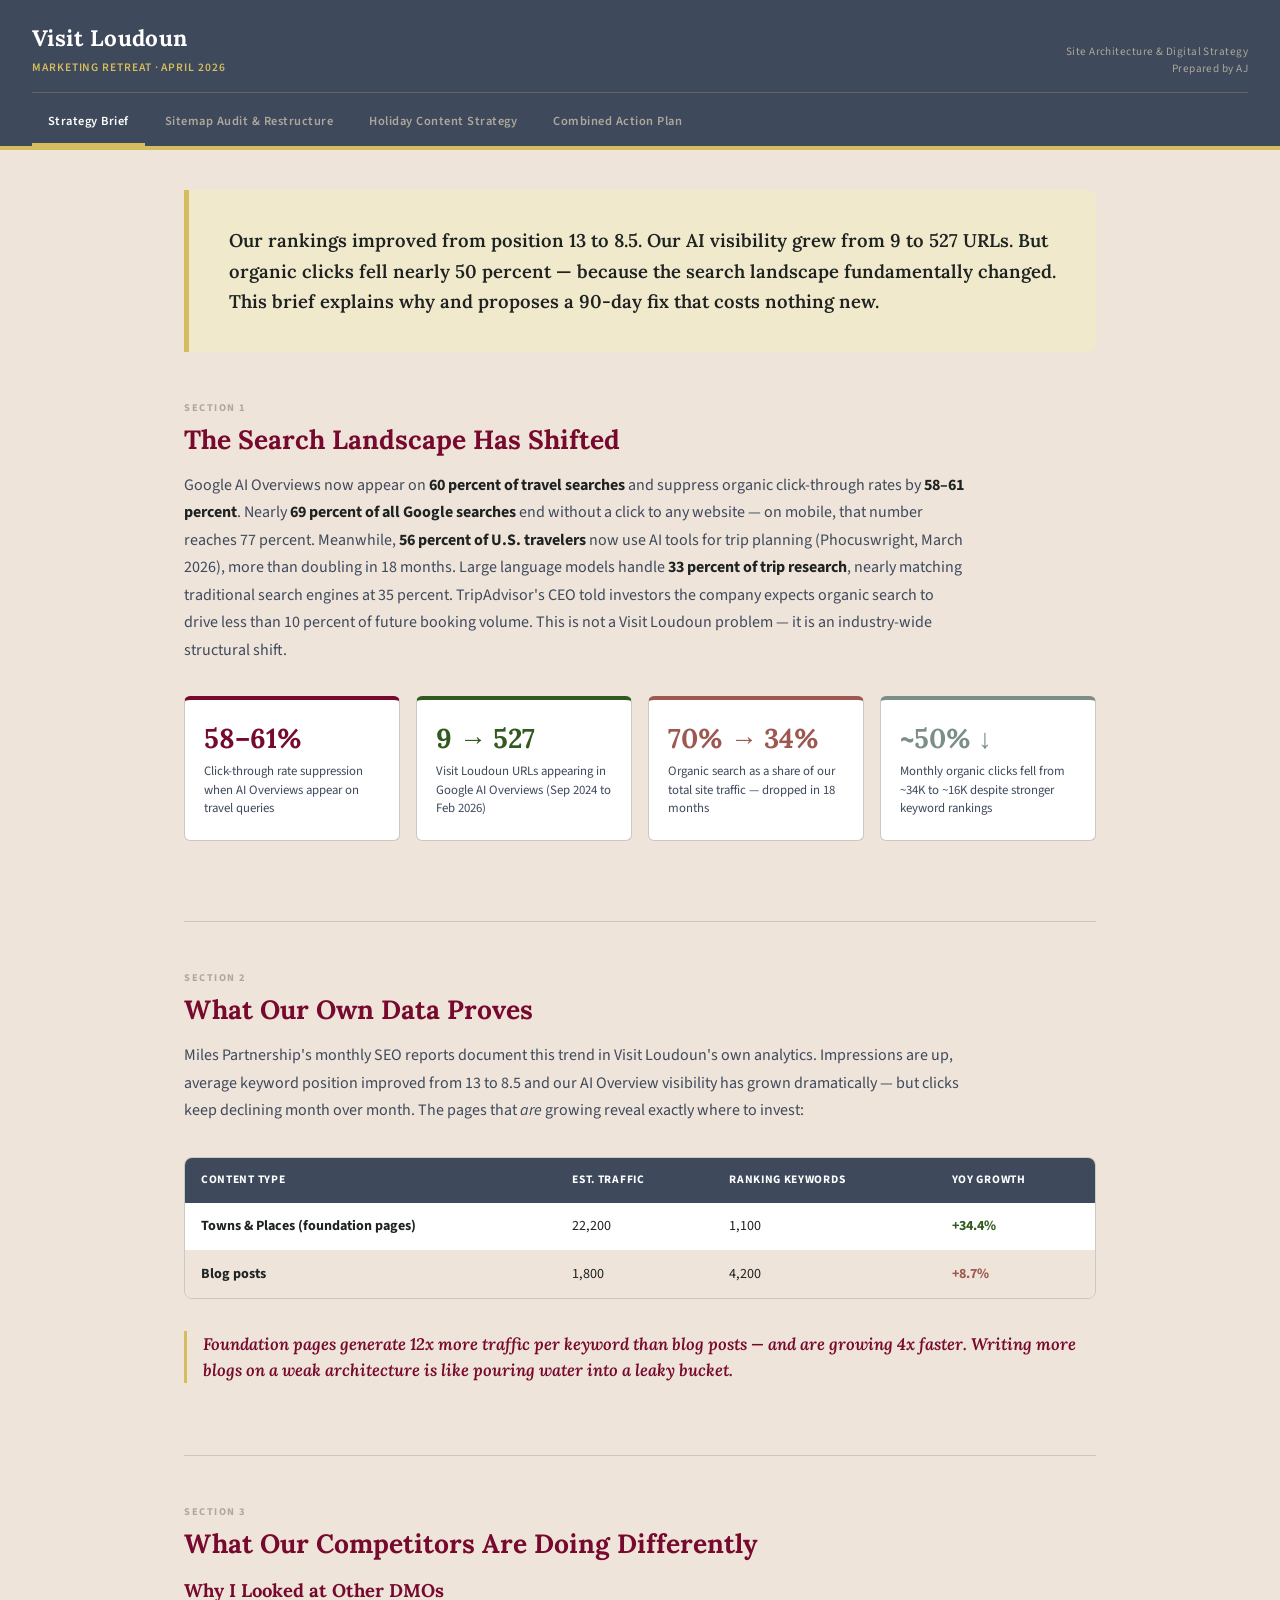
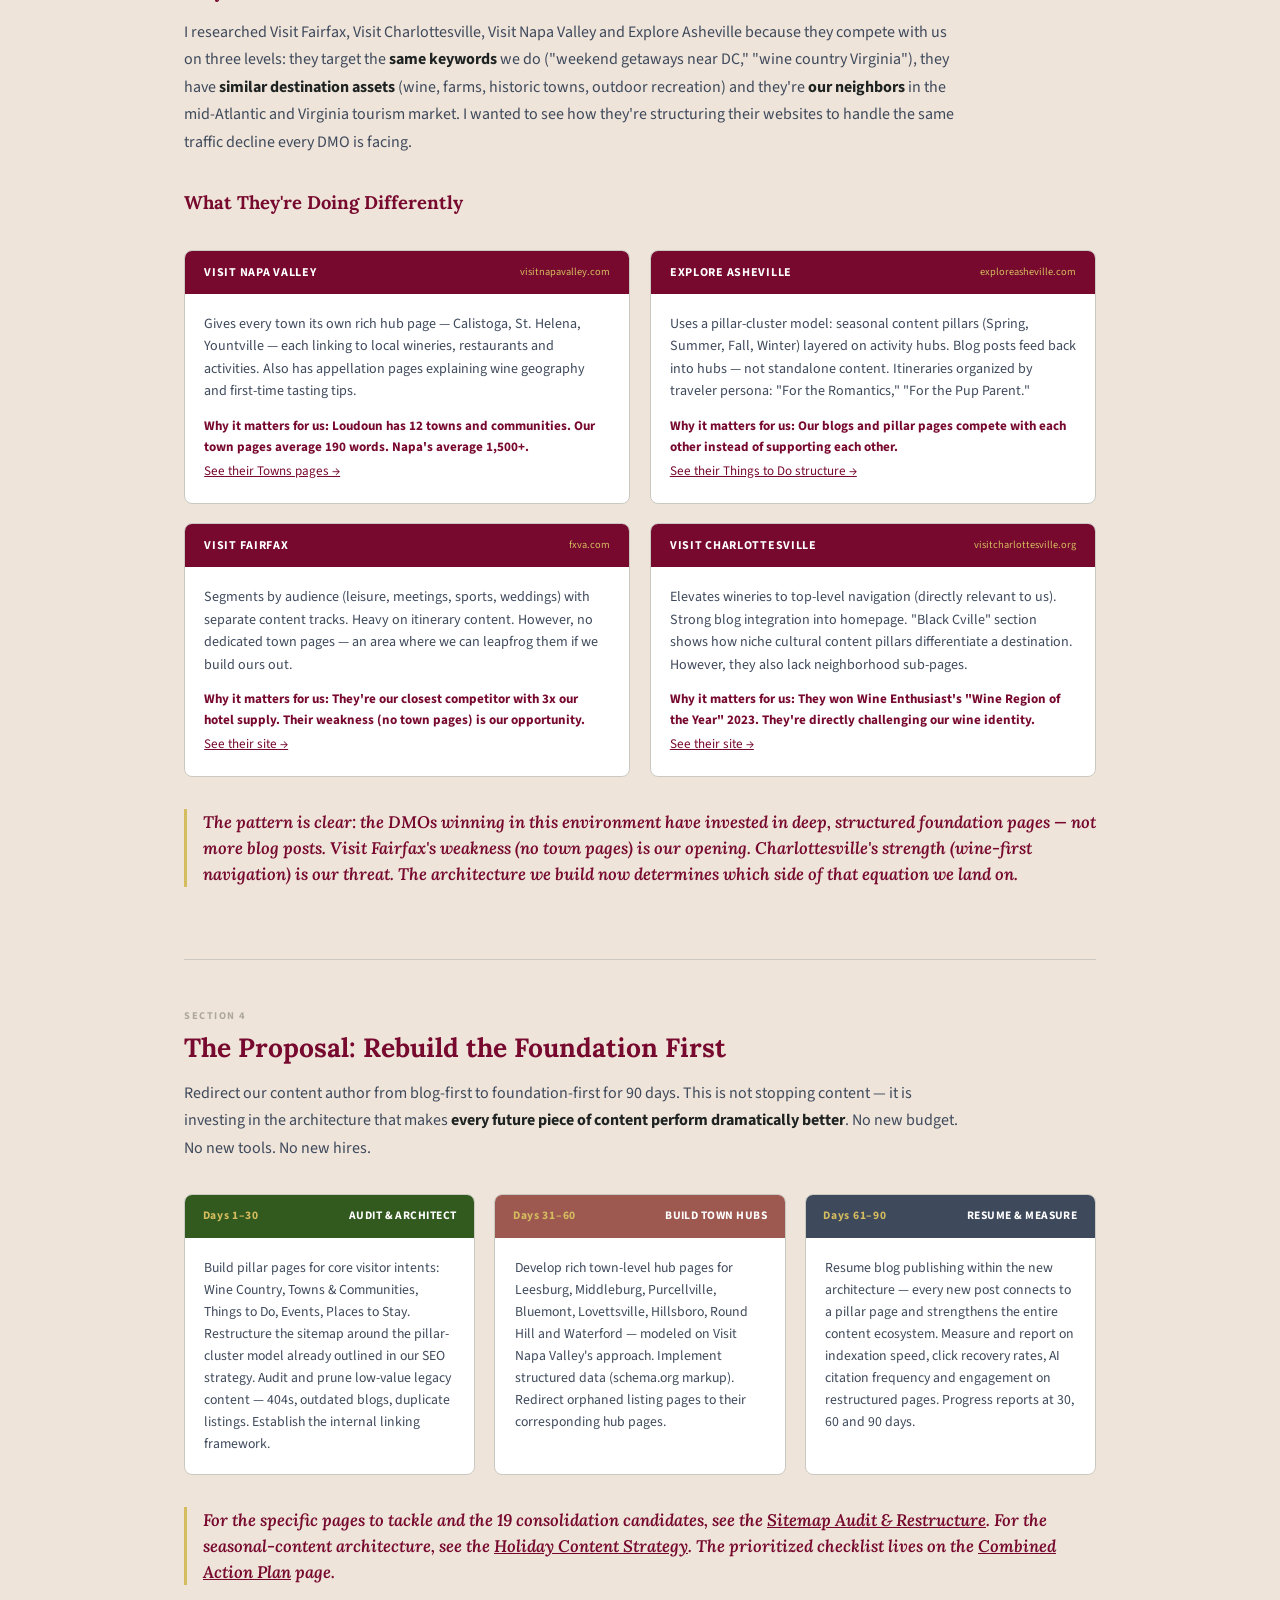
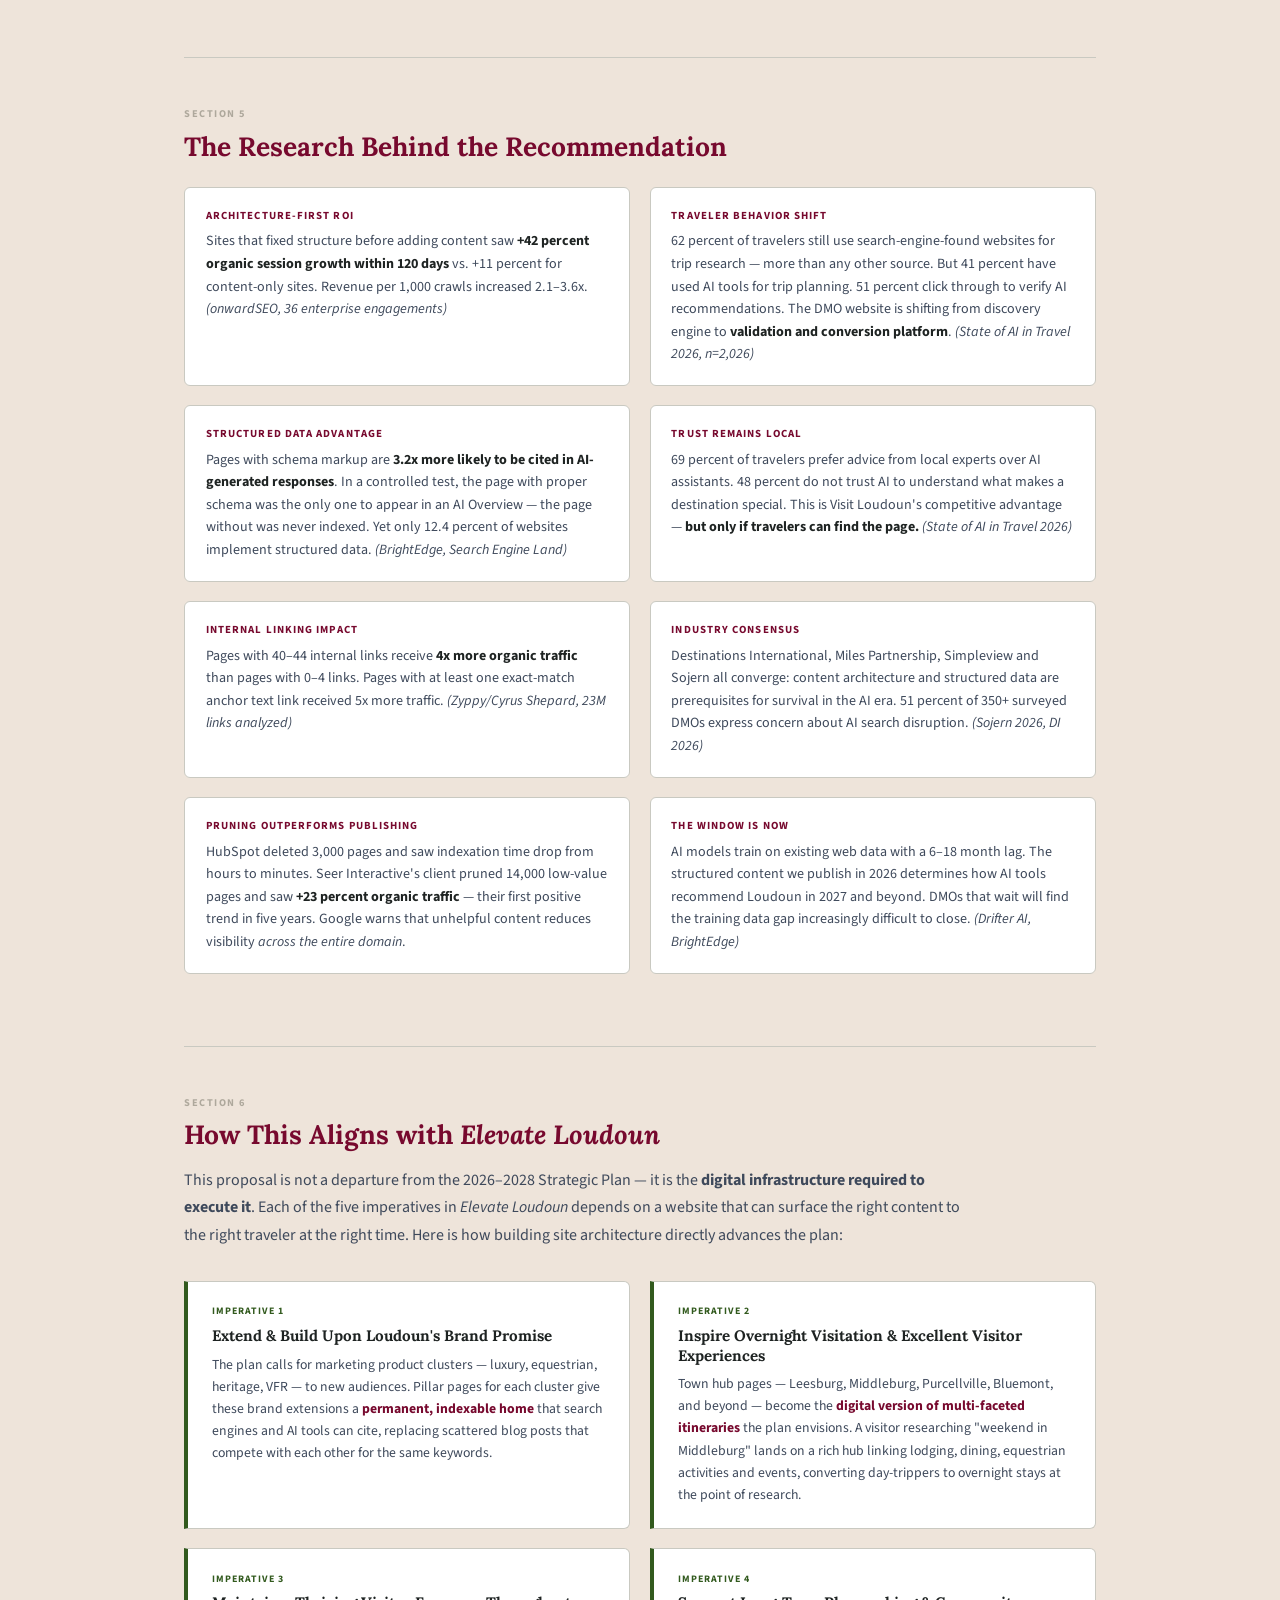
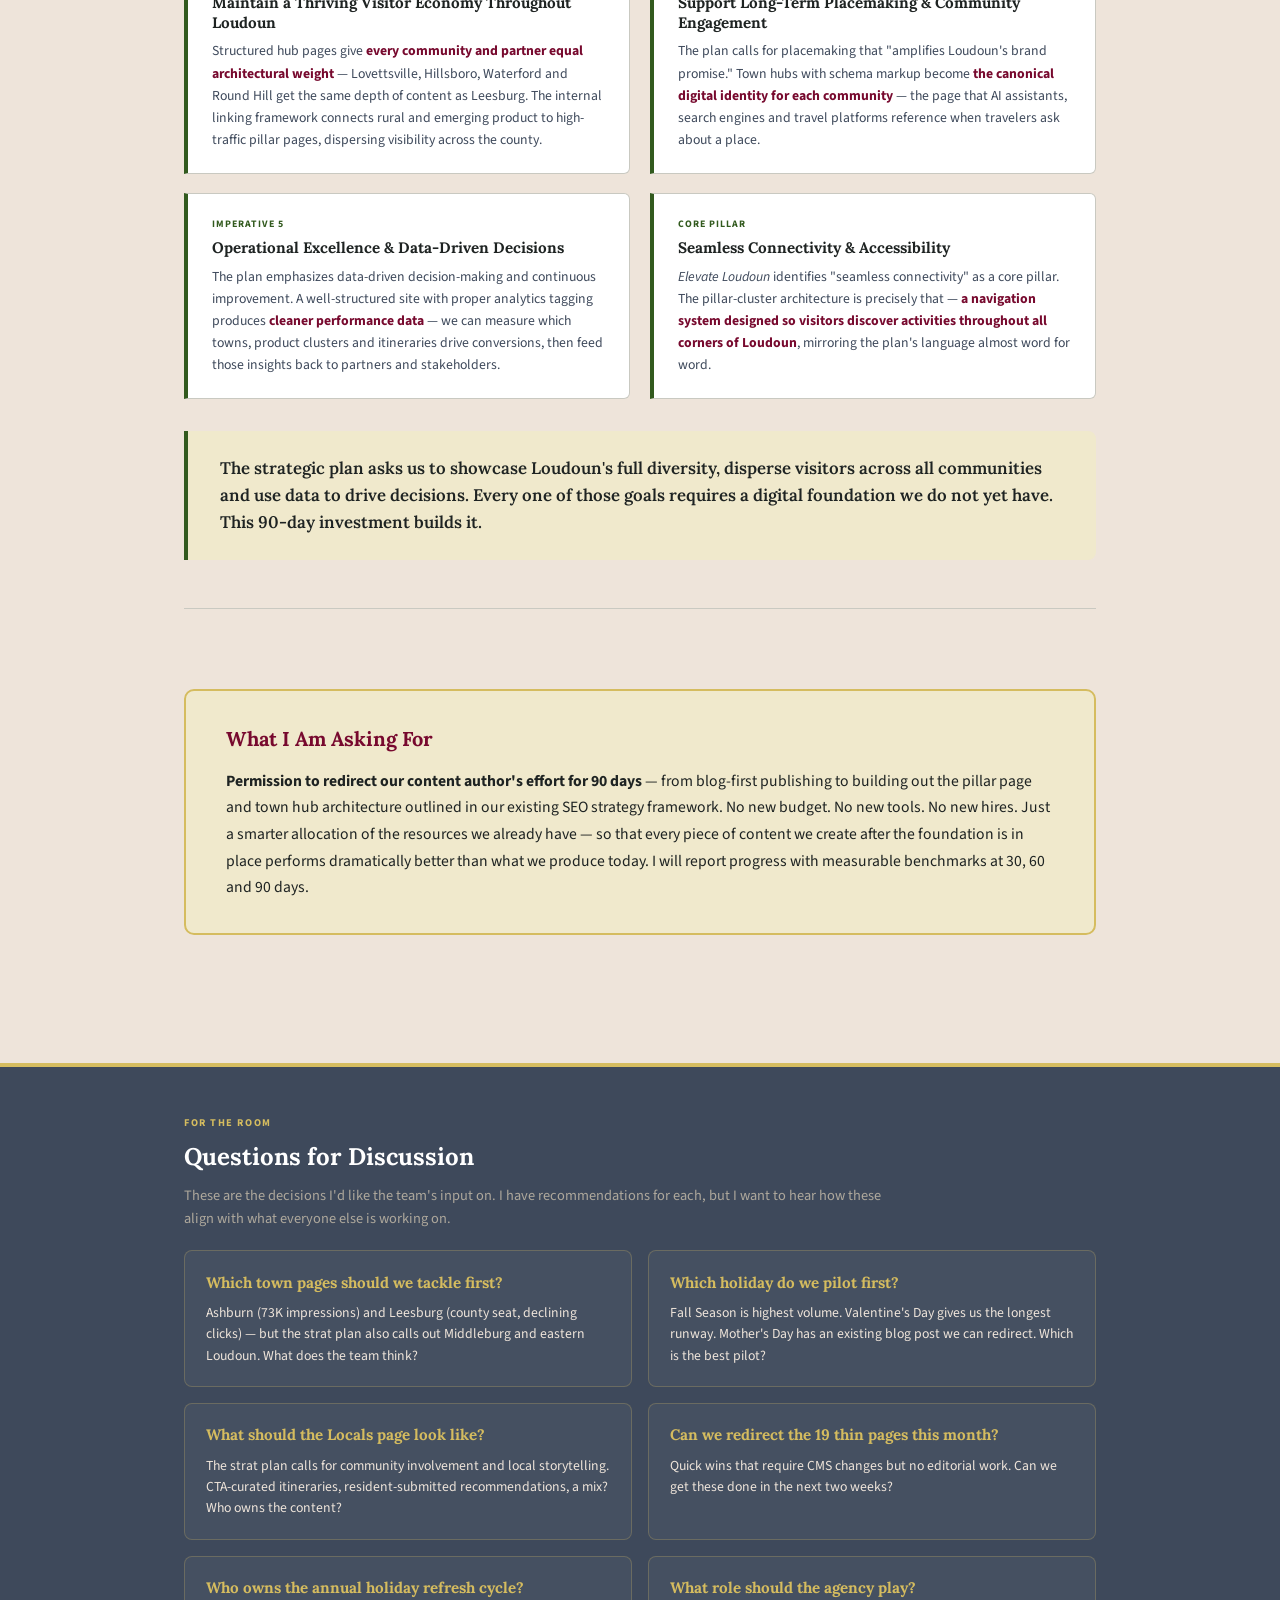
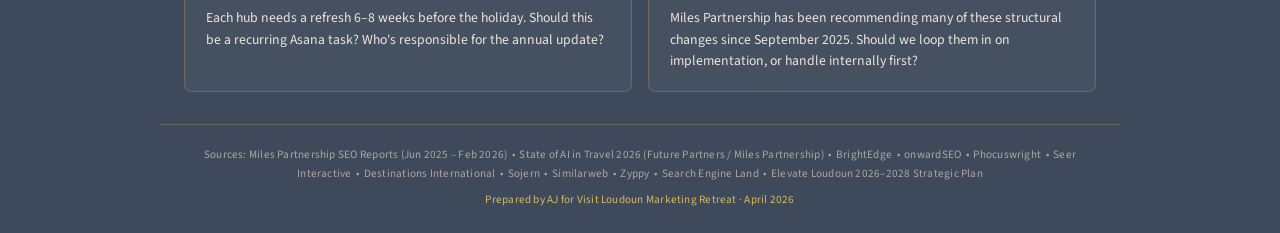
<file: index.html>
<!DOCTYPE html>
<html lang="en">
<head>
<meta charset="UTF-8">
<meta name="viewport" content="width=device-width, initial-scale=1.0">
<title>Strategy Brief — Visit Loudoun Marketing Retreat 2026</title>
<meta name="description" content="Visit Loudoun site architecture and digital strategy brief — why clicks fell 50% despite better rankings, and a 90-day fix that costs nothing new.">
<link href="https://fonts.googleapis.com/css2?family=Lora:ital,wght@0,400;0,600;0,700;1,400;1,700&family=Source+Sans+3:ital,wght@0,300;0,400;0,600;0,700;1,400&display=swap" rel="stylesheet">
<link rel="stylesheet" href="styles.css">
</head>
<body>

<div class="scroll-progress" id="scrollProgress"></div>

<header class="site-header">
  <div class="header-top">
    <div>
      <h1>Visit Loudoun</h1>
      <div class="subtitle">Marketing Retreat · April 2026</div>
    </div>
    <div class="header-meta">Site Architecture &amp; Digital Strategy<br>Prepared by AJ</div>
  </div>
  <nav class="site-nav" aria-label="Primary">
    <a href="index.html" class="active">Strategy Brief</a>
    <a href="sitemap-audit.html">Sitemap Audit &amp; Restructure</a>
    <a href="holiday-strategy.html">Holiday Content Strategy</a>
    <a href="action-plan.html">Combined Action Plan</a>
  </nav>
</header>

<main class="container">

  <div class="thesis animate-in" id="thesis">
    <p>Our rankings improved from position 13 to 8.5. Our AI visibility grew from 9 to 527 URLs. But organic clicks fell nearly 50 percent &mdash; because the search landscape fundamentally changed. This brief explains why and proposes a 90-day fix that costs nothing new.</p>
  </div>

  <section id="shift">
    <div class="section-label">Section 1</div>
    <h2 class="section-title">The Search Landscape Has Shifted</h2>
    <p class="section-body">
      Google AI Overviews now appear on <strong>60 percent of travel searches</strong> and suppress organic click-through rates by <strong>58&ndash;61 percent</strong>. Nearly <strong>69 percent of all Google searches</strong> end without a click to any website &mdash; on mobile, that number reaches 77 percent. Meanwhile, <strong>56 percent of U.S. travelers</strong> now use AI tools for trip planning (Phocuswright, March 2026), more than doubling in 18 months. Large language models handle <strong>33 percent of trip research</strong>, nearly matching traditional search engines at 35 percent. TripAdvisor's CEO told investors the company expects organic search to drive less than 10 percent of future booking volume. This is not a Visit Loudoun problem &mdash; it is an industry-wide structural shift.
    </p>

    <div class="stat-grid">
      <div class="stat-card animate-in delay-1"><div class="stat-number">58&ndash;61%</div><div class="stat-label">Click-through rate suppression when AI Overviews appear on travel queries</div></div>
      <div class="stat-card vine animate-in delay-2"><div class="stat-number">9 &rarr; 527</div><div class="stat-label">Visit Loudoun URLs appearing in Google AI Overviews (Sep 2024 to Feb 2026)</div></div>
      <div class="stat-card brick animate-in delay-3"><div class="stat-number">70% &rarr; 34%</div><div class="stat-label">Organic search as a share of our total site traffic &mdash; dropped in 18 months</div></div>
      <div class="stat-card sage animate-in delay-4"><div class="stat-number">~50% &darr;</div><div class="stat-label">Monthly organic clicks fell from ~34K to ~16K despite stronger keyword rankings</div></div>
    </div>
  </section>

  <section id="data">
    <div class="section-label">Section 2</div>
    <h2 class="section-title">What Our Own Data Proves</h2>
    <p class="section-body">
      Miles Partnership's monthly SEO reports document this trend in Visit Loudoun's own analytics. Impressions are up, average keyword position improved from 13 to 8.5 and our AI Overview visibility has grown dramatically &mdash; but clicks keep declining month over month. The pages that <em>are</em> growing reveal exactly where to invest:
    </p>

    <div class="data-table-wrap">
      <table class="data-table">
        <thead>
          <tr><th>Content Type</th><th>Est. Traffic</th><th>Ranking Keywords</th><th>YoY Growth</th></tr>
        </thead>
        <tbody>
          <tr><td class="type-label">Towns &amp; Places (foundation pages)</td><td>22,200</td><td>1,100</td><td class="growth-up">+34.4%</td></tr>
          <tr><td class="type-label">Blog posts</td><td>1,800</td><td>4,200</td><td class="growth-slow">+8.7%</td></tr>
        </tbody>
      </table>
    </div>

    <div class="insight-callout">
      Foundation pages generate 12x more traffic per keyword than blog posts &mdash; and are growing 4x faster. Writing more blogs on a weak architecture is like pouring water into a leaky bucket.
    </div>
  </section>

  <section id="benchmarks">
    <div class="section-label">Section 3</div>
    <h2 class="section-title">What Our Competitors Are Doing Differently</h2>

    <h3 style="font-family:var(--font-serif); color:var(--deep-merlot); font-size:1.15rem; margin:0 0 0.8rem;">Why I Looked at Other DMOs</h3>
    <p class="section-body">
      I researched Visit Fairfax, Visit Charlottesville, Visit Napa Valley and Explore Asheville because they compete with us on three levels: they target the <strong>same keywords</strong> we do ("weekend getaways near DC," "wine country Virginia"), they have <strong>similar destination assets</strong> (wine, farms, historic towns, outdoor recreation) and they're <strong>our neighbors</strong> in the mid-Atlantic and Virginia tourism market. I wanted to see how they're structuring their websites to handle the same traffic decline every DMO is facing.
    </p>

    <h3 style="font-family:var(--font-serif); color:var(--deep-merlot); font-size:1.15rem; margin:2rem 0 1rem;">What They're Doing Differently</h3>

    <div class="competitor-grid">
      <div class="competitor-card animate-in delay-1">
        <div class="card-header"><h4>Visit Napa Valley</h4><span>visitnapavalley.com</span></div>
        <div class="card-body">
          <p>Gives every town its own rich hub page &mdash; Calistoga, St. Helena, Yountville &mdash; each linking to local wineries, restaurants and activities. Also has appellation pages explaining wine geography and first-time tasting tips.</p>
          <div class="why">Why it matters for us: Loudoun has 12 towns and communities. Our town pages average 190 words. Napa's average 1,500+.</div>
          <a href="https://www.visitnapavalley.com/towns/" target="_blank" rel="noopener">See their Towns pages &rarr;</a>
        </div>
      </div>
      <div class="competitor-card animate-in delay-2">
        <div class="card-header"><h4>Explore Asheville</h4><span>exploreasheville.com</span></div>
        <div class="card-body">
          <p>Uses a pillar-cluster model: seasonal content pillars (Spring, Summer, Fall, Winter) layered on activity hubs. Blog posts feed back into hubs &mdash; not standalone content. Itineraries organized by traveler persona: "For the Romantics," "For the Pup Parent."</p>
          <div class="why">Why it matters for us: Our blogs and pillar pages compete with each other instead of supporting each other.</div>
          <a href="https://www.exploreasheville.com/things-to-do/" target="_blank" rel="noopener">See their Things to Do structure &rarr;</a>
        </div>
      </div>
      <div class="competitor-card animate-in delay-3">
        <div class="card-header"><h4>Visit Fairfax</h4><span>fxva.com</span></div>
        <div class="card-body">
          <p>Segments by audience (leisure, meetings, sports, weddings) with separate content tracks. Heavy on itinerary content. However, no dedicated town pages &mdash; an area where we can leapfrog them if we build ours out.</p>
          <div class="why">Why it matters for us: They're our closest competitor with 3x our hotel supply. Their weakness (no town pages) is our opportunity.</div>
          <a href="https://www.fxva.com/" target="_blank" rel="noopener">See their site &rarr;</a>
        </div>
      </div>
      <div class="competitor-card animate-in delay-4">
        <div class="card-header"><h4>Visit Charlottesville</h4><span>visitcharlottesville.org</span></div>
        <div class="card-body">
          <p>Elevates wineries to top-level navigation (directly relevant to us). Strong blog integration into homepage. "Black Cville" section shows how niche cultural content pillars differentiate a destination. However, they also lack neighborhood sub-pages.</p>
          <div class="why">Why it matters for us: They won Wine Enthusiast's "Wine Region of the Year" 2023. They're directly challenging our wine identity.</div>
          <a href="https://www.visitcharlottesville.org/" target="_blank" rel="noopener">See their site &rarr;</a>
        </div>
      </div>
    </div>

    <div class="insight-callout">
      The pattern is clear: the DMOs winning in this environment have invested in deep, structured foundation pages &mdash; not more blog posts. Visit Fairfax's weakness (no town pages) is our opening. Charlottesville's strength (wine-first navigation) is our threat. The architecture we build now determines which side of that equation we land on.
    </div>
  </section>

  <section id="proposal">
    <div class="section-label">Section 4</div>
    <h2 class="section-title">The Proposal: Rebuild the Foundation First</h2>
    <p class="section-body">
      Redirect our content author from blog-first to foundation-first for 90 days. This is not stopping content &mdash; it is investing in the architecture that makes <strong>every future piece of content perform dramatically better</strong>. No new budget. No new tools. No new hires.
    </p>

    <div class="phase-grid">
      <div class="phase-card animate-in delay-1">
        <div class="phase-header green"><span class="phase-timeline">Days 1&ndash;30</span><span class="phase-title">Audit &amp; Architect</span></div>
        <div class="phase-body">
          Build pillar pages for core visitor intents: Wine Country, Towns &amp; Communities, Things to Do, Events, Places to Stay. Restructure the sitemap around the pillar-cluster model already outlined in our SEO strategy. Audit and prune low-value legacy content &mdash; 404s, outdated blogs, duplicate listings. Establish the internal linking framework.
        </div>
      </div>
      <div class="phase-card animate-in delay-2">
        <div class="phase-header amber"><span class="phase-timeline">Days 31&ndash;60</span><span class="phase-title">Build Town Hubs</span></div>
        <div class="phase-body">
          Develop rich town-level hub pages for Leesburg, Middleburg, Purcellville, Bluemont, Lovettsville, Hillsboro, Round Hill and Waterford &mdash; modeled on Visit Napa Valley's approach. Implement structured data (schema.org markup). Redirect orphaned listing pages to their corresponding hub pages.
        </div>
      </div>
      <div class="phase-card animate-in delay-3">
        <div class="phase-header blue"><span class="phase-timeline">Days 61&ndash;90</span><span class="phase-title">Resume &amp; Measure</span></div>
        <div class="phase-body">
          Resume blog publishing within the new architecture &mdash; every new post connects to a pillar page and strengthens the entire content ecosystem. Measure and report on indexation speed, click recovery rates, AI citation frequency and engagement on restructured pages. Progress reports at 30, 60 and 90 days.
        </div>
      </div>
    </div>

    <div class="insight">
      For the specific pages to tackle and the 19 consolidation candidates, see the <a href="sitemap-audit.html" style="color:var(--deep-merlot);">Sitemap Audit &amp; Restructure</a>. For the seasonal-content architecture, see the <a href="holiday-strategy.html" style="color:var(--deep-merlot);">Holiday Content Strategy</a>. The prioritized checklist lives on the <a href="action-plan.html" style="color:var(--deep-merlot);">Combined Action Plan</a> page.
    </div>
  </section>

  <section id="evidence">
    <div class="section-label">Section 5</div>
    <h2 class="section-title">The Research Behind the Recommendation</h2>

    <div class="evidence-grid">
      <div class="evidence-item">
        <div class="evidence-label">Architecture-First ROI</div>
        Sites that fixed structure before adding content saw <strong>+42 percent organic session growth within 120 days</strong> vs. +11 percent for content-only sites. Revenue per 1,000 crawls increased 2.1&ndash;3.6x. <em>(onwardSEO, 36 enterprise engagements)</em>
      </div>
      <div class="evidence-item">
        <div class="evidence-label">Traveler Behavior Shift</div>
        62 percent of travelers still use search-engine-found websites for trip research &mdash; more than any other source. But 41 percent have used AI tools for trip planning. 51 percent click through to verify AI recommendations. The DMO website is shifting from discovery engine to <strong>validation and conversion platform</strong>. <em>(State of AI in Travel 2026, n=2,026)</em>
      </div>
      <div class="evidence-item">
        <div class="evidence-label">Structured Data Advantage</div>
        Pages with schema markup are <strong>3.2x more likely to be cited in AI-generated responses</strong>. In a controlled test, the page with proper schema was the only one to appear in an AI Overview &mdash; the page without was never indexed. Yet only 12.4 percent of websites implement structured data. <em>(BrightEdge, Search Engine Land)</em>
      </div>
      <div class="evidence-item">
        <div class="evidence-label">Trust Remains Local</div>
        69 percent of travelers prefer advice from local experts over AI assistants. 48 percent do not trust AI to understand what makes a destination special. This is Visit Loudoun's competitive advantage &mdash; <strong>but only if travelers can find the page.</strong> <em>(State of AI in Travel 2026)</em>
      </div>
      <div class="evidence-item">
        <div class="evidence-label">Internal Linking Impact</div>
        Pages with 40&ndash;44 internal links receive <strong>4x more organic traffic</strong> than pages with 0&ndash;4 links. Pages with at least one exact-match anchor text link received 5x more traffic. <em>(Zyppy/Cyrus Shepard, 23M links analyzed)</em>
      </div>
      <div class="evidence-item">
        <div class="evidence-label">Industry Consensus</div>
        Destinations International, Miles Partnership, Simpleview and Sojern all converge: content architecture and structured data are prerequisites for survival in the AI era. 51 percent of 350+ surveyed DMOs express concern about AI search disruption. <em>(Sojern 2026, DI 2026)</em>
      </div>
      <div class="evidence-item">
        <div class="evidence-label">Pruning Outperforms Publishing</div>
        HubSpot deleted 3,000 pages and saw indexation time drop from hours to minutes. Seer Interactive's client pruned 14,000 low-value pages and saw <strong>+23 percent organic traffic</strong> &mdash; their first positive trend in five years. Google warns that unhelpful content reduces visibility <em>across the entire domain</em>.
      </div>
      <div class="evidence-item">
        <div class="evidence-label">The Window Is Now</div>
        AI models train on existing web data with a 6&ndash;18 month lag. The structured content we publish in 2026 determines how AI tools recommend Loudoun in 2027 and beyond. DMOs that wait will find the training data gap increasingly difficult to close. <em>(Drifter AI, BrightEdge)</em>
      </div>
    </div>
  </section>

  <section id="alignment">
    <div class="section-label">Section 6</div>
    <h2 class="section-title">How This Aligns with <em>Elevate Loudoun</em></h2>
    <p class="alignment-intro">
      This proposal is not a departure from the 2026&ndash;2028 Strategic Plan &mdash; it is the <strong>digital infrastructure required to execute it</strong>. Each of the five imperatives in <em>Elevate Loudoun</em> depends on a website that can surface the right content to the right traveler at the right time. Here is how building site architecture directly advances the plan:
    </p>

    <div class="alignment-grid">
      <div class="alignment-card animate-in delay-1">
        <div class="alignment-imperative">Imperative 1</div>
        <div class="alignment-title">Extend &amp; Build Upon Loudoun's Brand Promise</div>
        <div class="alignment-body">
          The plan calls for marketing product clusters &mdash; luxury, equestrian, heritage, VFR &mdash; to new audiences. Pillar pages for each cluster give these brand extensions a <strong>permanent, indexable home</strong> that search engines and AI tools can cite, replacing scattered blog posts that compete with each other for the same keywords.
        </div>
      </div>
      <div class="alignment-card animate-in delay-2">
        <div class="alignment-imperative">Imperative 2</div>
        <div class="alignment-title">Inspire Overnight Visitation &amp; Excellent Visitor Experiences</div>
        <div class="alignment-body">
          Town hub pages &mdash; Leesburg, Middleburg, Purcellville, Bluemont, and beyond &mdash; become the <strong>digital version of multi-faceted itineraries</strong> the plan envisions. A visitor researching "weekend in Middleburg" lands on a rich hub linking lodging, dining, equestrian activities and events, converting day-trippers to overnight stays at the point of research.
        </div>
      </div>
      <div class="alignment-card animate-in delay-3">
        <div class="alignment-imperative">Imperative 3</div>
        <div class="alignment-title">Maintain a Thriving Visitor Economy Throughout Loudoun</div>
        <div class="alignment-body">
          Structured hub pages give <strong>every community and partner equal architectural weight</strong> &mdash; Lovettsville, Hillsboro, Waterford and Round Hill get the same depth of content as Leesburg. The internal linking framework connects rural and emerging product to high-traffic pillar pages, dispersing visibility across the county.
        </div>
      </div>
      <div class="alignment-card animate-in delay-4">
        <div class="alignment-imperative">Imperative 4</div>
        <div class="alignment-title">Support Long-Term Placemaking &amp; Community Engagement</div>
        <div class="alignment-body">
          The plan calls for placemaking that "amplifies Loudoun's brand promise." Town hubs with schema markup become <strong>the canonical digital identity for each community</strong> &mdash; the page that AI assistants, search engines and travel platforms reference when travelers ask about a place.
        </div>
      </div>
      <div class="alignment-card animate-in delay-1">
        <div class="alignment-imperative">Imperative 5</div>
        <div class="alignment-title">Operational Excellence &amp; Data-Driven Decisions</div>
        <div class="alignment-body">
          The plan emphasizes data-driven decision-making and continuous improvement. A well-structured site with proper analytics tagging produces <strong>cleaner performance data</strong> &mdash; we can measure which towns, product clusters and itineraries drive conversions, then feed those insights back to partners and stakeholders.
        </div>
      </div>
      <div class="alignment-card animate-in delay-2">
        <div class="alignment-imperative">Core Pillar</div>
        <div class="alignment-title">Seamless Connectivity &amp; Accessibility</div>
        <div class="alignment-body">
          <em>Elevate Loudoun</em> identifies "seamless connectivity" as a core pillar. The pillar-cluster architecture is precisely that &mdash; <strong>a navigation system designed so visitors discover activities throughout all corners of Loudoun</strong>, mirroring the plan's language almost word for word.
        </div>
      </div>
    </div>

    <div class="alignment-callout">
      <p>The strategic plan asks us to showcase Loudoun's full diversity, disperse visitors across all communities and use data to drive decisions. Every one of those goals requires a digital foundation we do not yet have. This 90-day investment builds it.</p>
    </div>
  </section>

  <section id="ask">
    <div class="the-ask">
      <h3>What I Am Asking For</h3>
      <p>
        <strong>Permission to redirect our content author's effort for 90 days</strong> &mdash; from blog-first publishing to building out the pillar page and town hub architecture outlined in our existing SEO strategy framework. No new budget. No new tools. No new hires. Just a smarter allocation of the resources we already have &mdash; so that every piece of content we create after the foundation is in place performs dramatically better than what we produce today. I will report progress with measurable benchmarks at 30, 60 and 90 days.
      </p>
    </div>
  </section>

</main>

<footer class="site-footer">
  <div class="footer-questions">
    <div class="section-label">For the Room</div>
    <h2>Questions for Discussion</h2>
    <p class="lead">These are the decisions I'd like the team's input on. I have recommendations for each, but I want to hear how these align with what everyone else is working on.</p>
    <div class="discussion-grid">
      <div class="discussion-card">
        <h4>Which town pages should we tackle first?</h4>
        <p>Ashburn (73K impressions) and Leesburg (county seat, declining clicks) &mdash; but the strat plan also calls out Middleburg and eastern Loudoun. What does the team think?</p>
      </div>
      <div class="discussion-card">
        <h4>Which holiday do we pilot first?</h4>
        <p>Fall Season is highest volume. Valentine's Day gives us the longest runway. Mother's Day has an existing blog post we can redirect. Which is the best pilot?</p>
      </div>
      <div class="discussion-card">
        <h4>What should the Locals page look like?</h4>
        <p>The strat plan calls for community involvement and local storytelling. CTA-curated itineraries, resident-submitted recommendations, a mix? Who owns the content?</p>
      </div>
      <div class="discussion-card">
        <h4>Can we redirect the 19 thin pages this month?</h4>
        <p>Quick wins that require CMS changes but no editorial work. Can we get these done in the next two weeks?</p>
      </div>
      <div class="discussion-card">
        <h4>Who owns the annual holiday refresh cycle?</h4>
        <p>Each hub needs a refresh 6&ndash;8 weeks before the holiday. Should this be a recurring Asana task? Who's responsible for the annual update?</p>
      </div>
      <div class="discussion-card">
        <h4>What role should the agency play?</h4>
        <p>Miles Partnership has been recommending many of these structural changes since September 2025. Should we loop them in on implementation, or handle internally first?</p>
      </div>
    </div>
  </div>
  <div class="footer-attribution">
    <p>Sources: Miles Partnership SEO Reports (Jun 2025 &ndash; Feb 2026) &nbsp;&bull;&nbsp; State of AI in Travel 2026 (Future Partners / Miles Partnership) &nbsp;&bull;&nbsp; BrightEdge &nbsp;&bull;&nbsp; onwardSEO &nbsp;&bull;&nbsp; Phocuswright &nbsp;&bull;&nbsp; Seer Interactive &nbsp;&bull;&nbsp; Destinations International &nbsp;&bull;&nbsp; Sojern &nbsp;&bull;&nbsp; Similarweb &nbsp;&bull;&nbsp; Zyppy &nbsp;&bull;&nbsp; Search Engine Land &nbsp;&bull;&nbsp; Elevate Loudoun 2026&ndash;2028 Strategic Plan</p>
    <p class="sig">Prepared by AJ for Visit Loudoun Marketing Retreat &middot; April 2026</p>
  </div>
</footer>

<script src="scripts.js"></script>
</body>
</html>
</file>
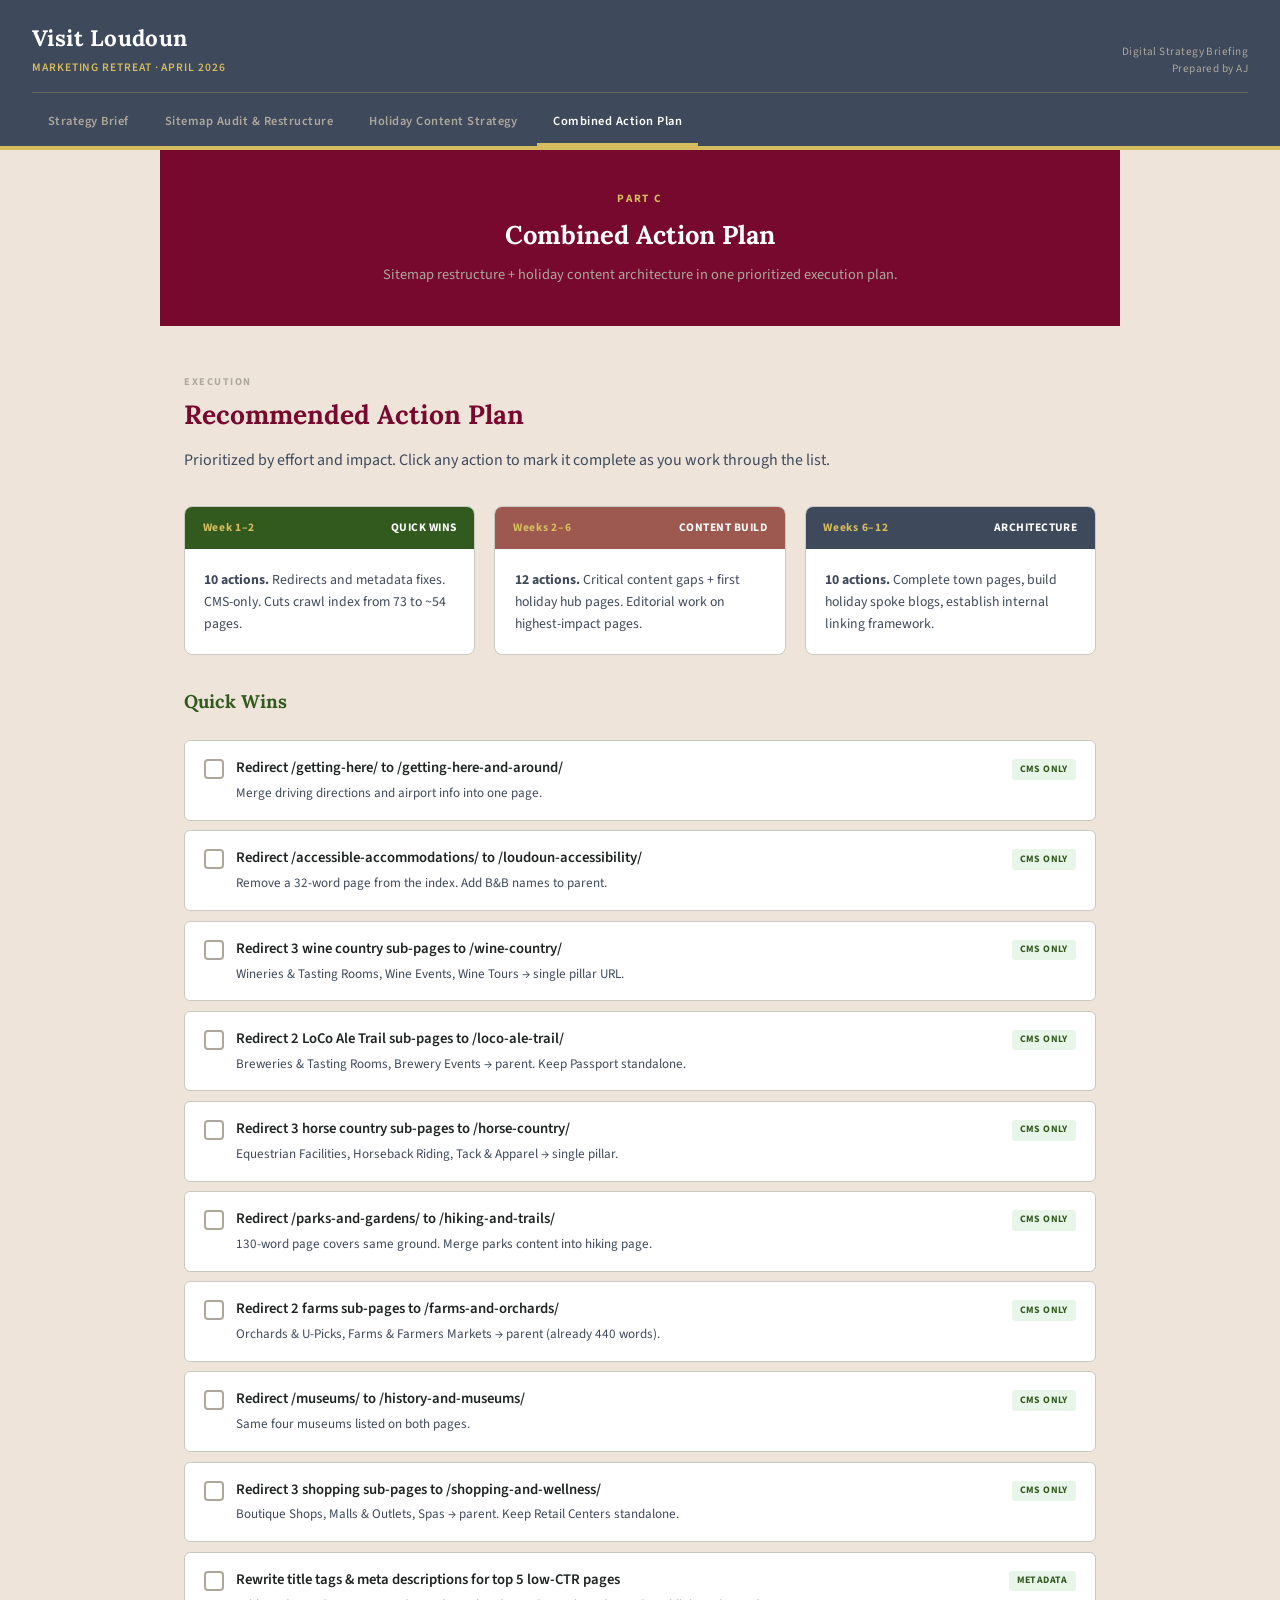
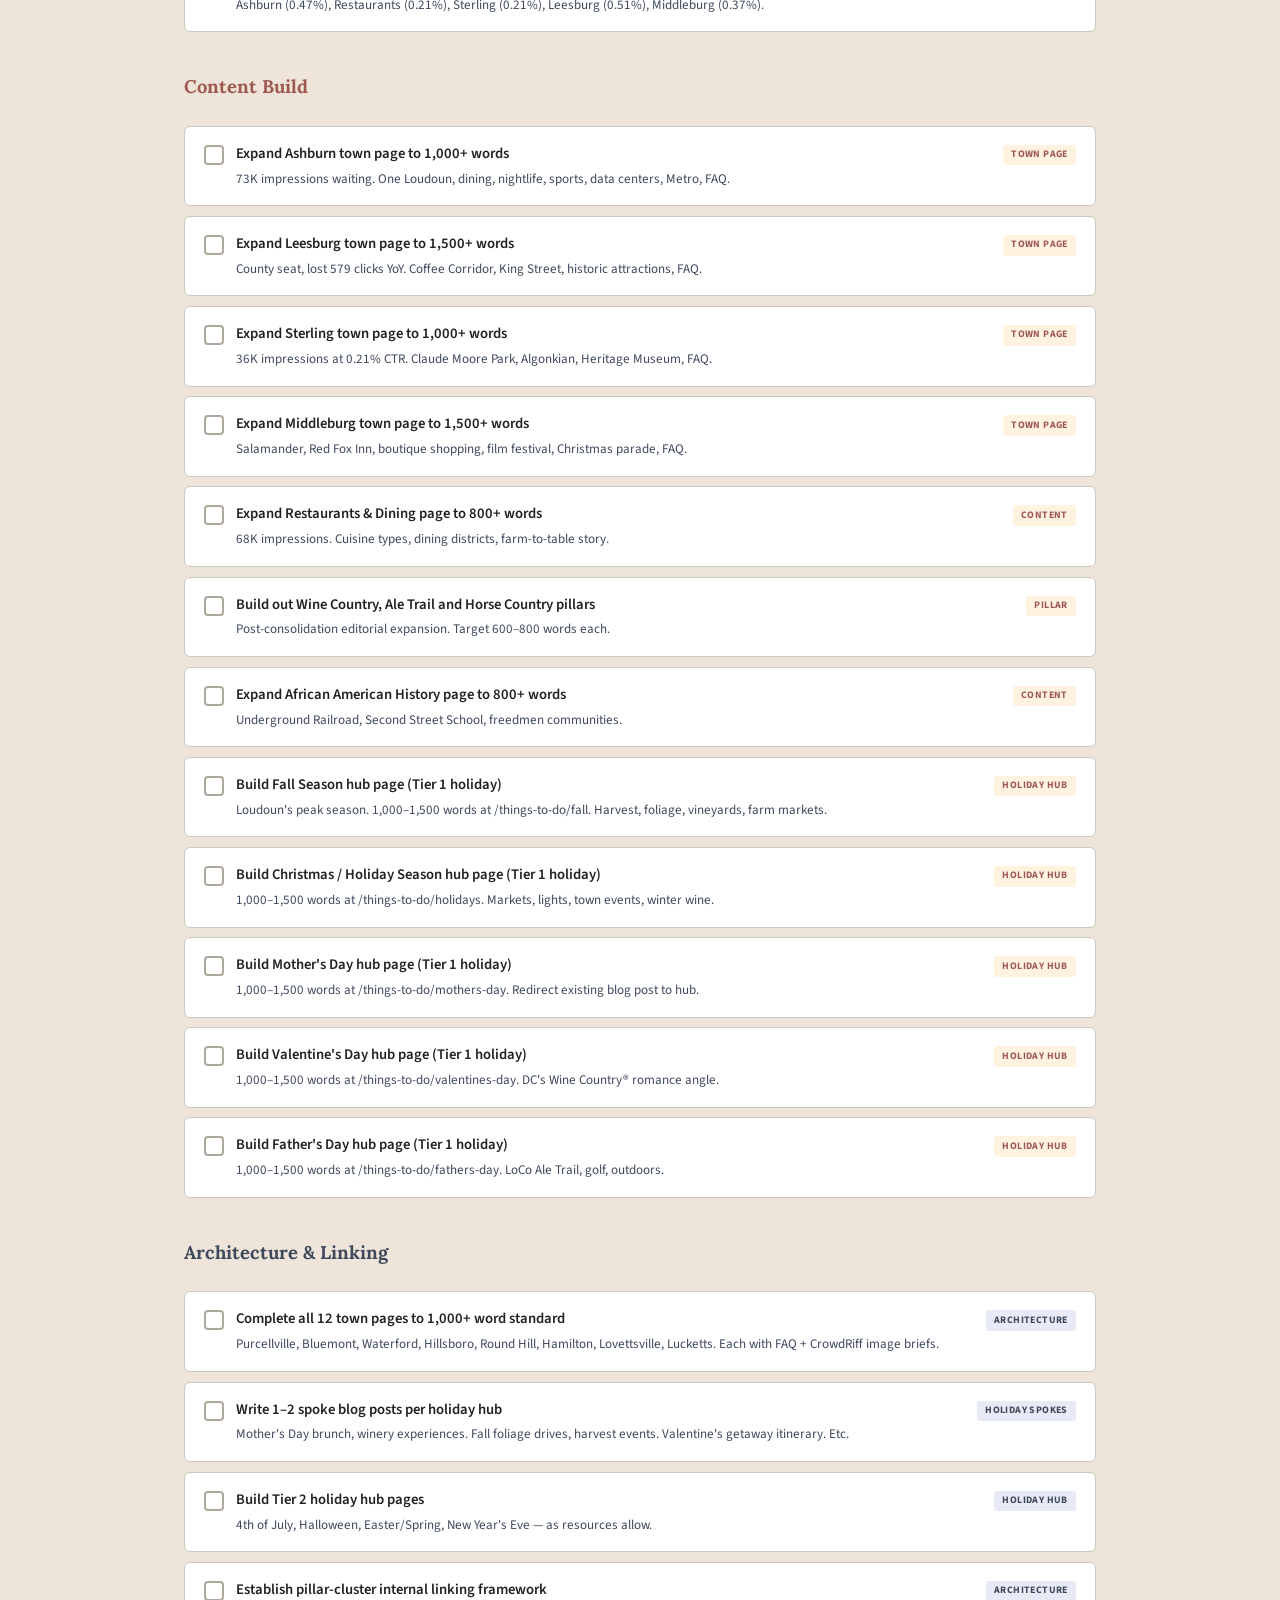
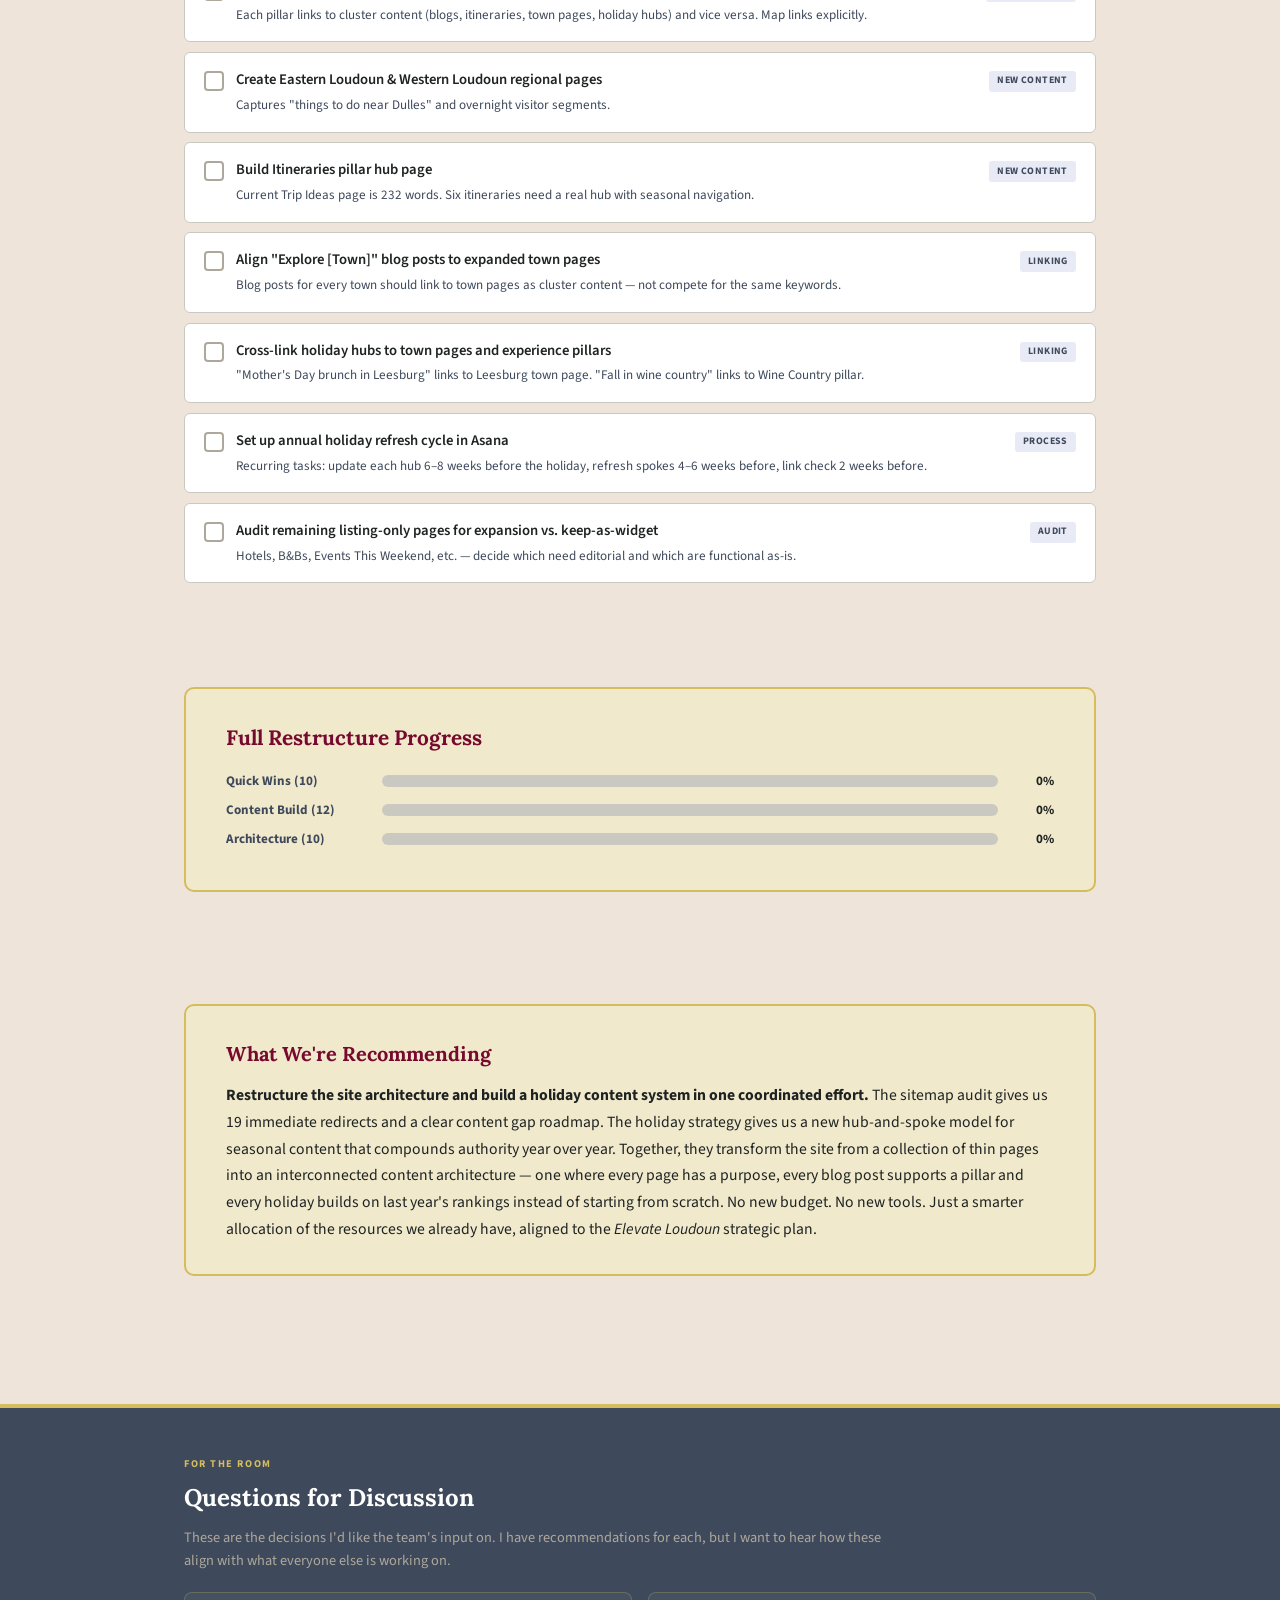
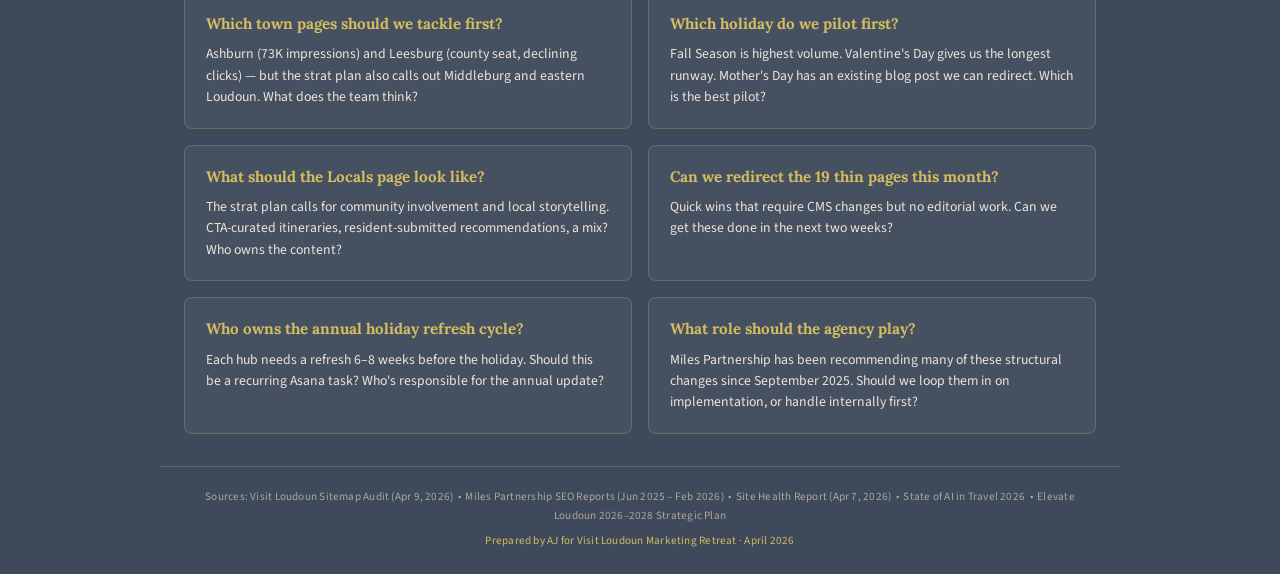
<file: action-plan.html>
<!DOCTYPE html>
<html lang="en">
<head>
<meta charset="UTF-8">
<meta name="viewport" content="width=device-width, initial-scale=1.0">
<title>Combined Action Plan — Visit Loudoun Marketing Retreat 2026</title>
<meta name="description" content="Prioritized execution plan combining Visit Loudoun's sitemap restructure and holiday content architecture — quick wins, content build and architecture phases.">
<link href="https://fonts.googleapis.com/css2?family=Lora:ital,wght@0,400;0,600;0,700;1,400;1,700&family=Source+Sans+3:ital,wght@0,300;0,400;0,600;0,700;1,400&display=swap" rel="stylesheet">
<link rel="stylesheet" href="styles.css">
</head>
<body>

<div class="scroll-progress" id="scrollProgress"></div>

<header class="site-header">
  <div class="header-top">
    <div>
      <h1>Visit Loudoun</h1>
      <div class="subtitle">Marketing Retreat · April 2026</div>
    </div>
    <div class="header-meta">Digital Strategy Briefing<br>Prepared by AJ</div>
  </div>
  <nav class="site-nav" aria-label="Primary">
    <a href="index.html">Strategy Brief</a>
    <a href="sitemap-audit.html">Sitemap Audit &amp; Restructure</a>
    <a href="holiday-strategy.html">Holiday Content Strategy</a>
    <a href="action-plan.html" class="active">Combined Action Plan</a>
  </nav>
</header>

<main class="container">

  <div class="part-divider">
    <div class="part-label">Part C</div>
    <h2>Combined Action Plan</h2>
    <p>Sitemap restructure + holiday content architecture in one prioritized execution plan.</p>
  </div>

  <section id="actions">
    <div class="section-label">Execution</div>
    <h2 class="section-title">Recommended Action Plan</h2>
    <p class="section-body">Prioritized by effort and impact. Click any action to mark it complete as you work through the list.</p>

    <div class="phase-grid">
      <div class="phase-card">
        <div class="phase-header green"><span class="phase-timeline">Week 1&ndash;2</span><span class="phase-title">Quick Wins</span></div>
        <div class="phase-body"><strong>10 actions.</strong> Redirects and metadata fixes. CMS-only. Cuts crawl index from 73 to ~54 pages.</div>
      </div>
      <div class="phase-card">
        <div class="phase-header amber"><span class="phase-timeline">Weeks 2&ndash;6</span><span class="phase-title">Content Build</span></div>
        <div class="phase-body"><strong>12 actions.</strong> Critical content gaps + first holiday hub pages. Editorial work on highest-impact pages.</div>
      </div>
      <div class="phase-card">
        <div class="phase-header blue"><span class="phase-timeline">Weeks 6&ndash;12</span><span class="phase-title">Architecture</span></div>
        <div class="phase-body"><strong>10 actions.</strong> Complete town pages, build holiday spoke blogs, establish internal linking framework.</div>
      </div>
    </div>

    <h3 style="font-family: var(--font-serif); font-size: 1.15rem; color: var(--ripe-vine); margin: 2rem 0 1rem; font-weight: 700;">Quick Wins</h3>
    <ul class="action-list" id="quick-wins">
      <li>
        <div class="action-check"></div>
        <div class="action-content"><div class="action-text">Redirect /getting-here/ to /getting-here-and-around/</div><div class="action-detail">Merge driving directions and airport info into one page.</div></div>
        <span class="action-badge badge-quick">CMS Only</span>
      </li>
      <li>
        <div class="action-check"></div>
        <div class="action-content"><div class="action-text">Redirect /accessible-accommodations/ to /loudoun-accessibility/</div><div class="action-detail">Remove a 32-word page from the index. Add B&amp;B names to parent.</div></div>
        <span class="action-badge badge-quick">CMS Only</span>
      </li>
      <li>
        <div class="action-check"></div>
        <div class="action-content"><div class="action-text">Redirect 3 wine country sub-pages to /wine-country/</div><div class="action-detail">Wineries &amp; Tasting Rooms, Wine Events, Wine Tours &rarr; single pillar URL.</div></div>
        <span class="action-badge badge-quick">CMS Only</span>
      </li>
      <li>
        <div class="action-check"></div>
        <div class="action-content"><div class="action-text">Redirect 2 LoCo Ale Trail sub-pages to /loco-ale-trail/</div><div class="action-detail">Breweries &amp; Tasting Rooms, Brewery Events &rarr; parent. Keep Passport standalone.</div></div>
        <span class="action-badge badge-quick">CMS Only</span>
      </li>
      <li>
        <div class="action-check"></div>
        <div class="action-content"><div class="action-text">Redirect 3 horse country sub-pages to /horse-country/</div><div class="action-detail">Equestrian Facilities, Horseback Riding, Tack &amp; Apparel &rarr; single pillar.</div></div>
        <span class="action-badge badge-quick">CMS Only</span>
      </li>
      <li>
        <div class="action-check"></div>
        <div class="action-content"><div class="action-text">Redirect /parks-and-gardens/ to /hiking-and-trails/</div><div class="action-detail">130-word page covers same ground. Merge parks content into hiking page.</div></div>
        <span class="action-badge badge-quick">CMS Only</span>
      </li>
      <li>
        <div class="action-check"></div>
        <div class="action-content"><div class="action-text">Redirect 2 farms sub-pages to /farms-and-orchards/</div><div class="action-detail">Orchards &amp; U-Picks, Farms &amp; Farmers Markets &rarr; parent (already 440 words).</div></div>
        <span class="action-badge badge-quick">CMS Only</span>
      </li>
      <li>
        <div class="action-check"></div>
        <div class="action-content"><div class="action-text">Redirect /museums/ to /history-and-museums/</div><div class="action-detail">Same four museums listed on both pages.</div></div>
        <span class="action-badge badge-quick">CMS Only</span>
      </li>
      <li>
        <div class="action-check"></div>
        <div class="action-content"><div class="action-text">Redirect 3 shopping sub-pages to /shopping-and-wellness/</div><div class="action-detail">Boutique Shops, Malls &amp; Outlets, Spas &rarr; parent. Keep Retail Centers standalone.</div></div>
        <span class="action-badge badge-quick">CMS Only</span>
      </li>
      <li>
        <div class="action-check"></div>
        <div class="action-content"><div class="action-text">Rewrite title tags &amp; meta descriptions for top 5 low-CTR pages</div><div class="action-detail">Ashburn (0.47%), Restaurants (0.21%), Sterling (0.21%), Leesburg (0.51%), Middleburg (0.37%).</div></div>
        <span class="action-badge badge-quick">Metadata</span>
      </li>
    </ul>

    <h3 style="font-family: var(--font-serif); font-size: 1.15rem; color: var(--toasty-brick); margin: 2.5rem 0 1rem; font-weight: 700;">Content Build</h3>
    <ul class="action-list" id="medium-effort">
      <li>
        <div class="action-check"></div>
        <div class="action-content"><div class="action-text">Expand Ashburn town page to 1,000+ words</div><div class="action-detail">73K impressions waiting. One Loudoun, dining, nightlife, sports, data centers, Metro, FAQ.</div></div>
        <span class="action-badge badge-medium">Town Page</span>
      </li>
      <li>
        <div class="action-check"></div>
        <div class="action-content"><div class="action-text">Expand Leesburg town page to 1,500+ words</div><div class="action-detail">County seat, lost 579 clicks YoY. Coffee Corridor, King Street, historic attractions, FAQ.</div></div>
        <span class="action-badge badge-medium">Town Page</span>
      </li>
      <li>
        <div class="action-check"></div>
        <div class="action-content"><div class="action-text">Expand Sterling town page to 1,000+ words</div><div class="action-detail">36K impressions at 0.21% CTR. Claude Moore Park, Algonkian, Heritage Museum, FAQ.</div></div>
        <span class="action-badge badge-medium">Town Page</span>
      </li>
      <li>
        <div class="action-check"></div>
        <div class="action-content"><div class="action-text">Expand Middleburg town page to 1,500+ words</div><div class="action-detail">Salamander, Red Fox Inn, boutique shopping, film festival, Christmas parade, FAQ.</div></div>
        <span class="action-badge badge-medium">Town Page</span>
      </li>
      <li>
        <div class="action-check"></div>
        <div class="action-content"><div class="action-text">Expand Restaurants &amp; Dining page to 800+ words</div><div class="action-detail">68K impressions. Cuisine types, dining districts, farm-to-table story.</div></div>
        <span class="action-badge badge-medium">Content</span>
      </li>
      <li>
        <div class="action-check"></div>
        <div class="action-content"><div class="action-text">Build out Wine Country, Ale Trail and Horse Country pillars</div><div class="action-detail">Post-consolidation editorial expansion. Target 600&ndash;800 words each.</div></div>
        <span class="action-badge badge-medium">Pillar</span>
      </li>
      <li>
        <div class="action-check"></div>
        <div class="action-content"><div class="action-text">Expand African American History page to 800+ words</div><div class="action-detail">Underground Railroad, Second Street School, freedmen communities.</div></div>
        <span class="action-badge badge-medium">Content</span>
      </li>
      <li>
        <div class="action-check"></div>
        <div class="action-content"><div class="action-text">Build Fall Season hub page (Tier 1 holiday)</div><div class="action-detail">Loudoun's peak season. 1,000&ndash;1,500 words at /things-to-do/fall. Harvest, foliage, vineyards, farm markets.</div></div>
        <span class="action-badge badge-medium">Holiday Hub</span>
      </li>
      <li>
        <div class="action-check"></div>
        <div class="action-content"><div class="action-text">Build Christmas / Holiday Season hub page (Tier 1 holiday)</div><div class="action-detail">1,000&ndash;1,500 words at /things-to-do/holidays. Markets, lights, town events, winter wine.</div></div>
        <span class="action-badge badge-medium">Holiday Hub</span>
      </li>
      <li>
        <div class="action-check"></div>
        <div class="action-content"><div class="action-text">Build Mother's Day hub page (Tier 1 holiday)</div><div class="action-detail">1,000&ndash;1,500 words at /things-to-do/mothers-day. Redirect existing blog post to hub.</div></div>
        <span class="action-badge badge-medium">Holiday Hub</span>
      </li>
      <li>
        <div class="action-check"></div>
        <div class="action-content"><div class="action-text">Build Valentine's Day hub page (Tier 1 holiday)</div><div class="action-detail">1,000&ndash;1,500 words at /things-to-do/valentines-day. DC's Wine Country&reg; romance angle.</div></div>
        <span class="action-badge badge-medium">Holiday Hub</span>
      </li>
      <li>
        <div class="action-check"></div>
        <div class="action-content"><div class="action-text">Build Father's Day hub page (Tier 1 holiday)</div><div class="action-detail">1,000&ndash;1,500 words at /things-to-do/fathers-day. LoCo Ale Trail, golf, outdoors.</div></div>
        <span class="action-badge badge-medium">Holiday Hub</span>
      </li>
    </ul>

    <h3 style="font-family: var(--font-serif); font-size: 1.15rem; color: var(--earthy-noir); margin: 2.5rem 0 1rem; font-weight: 700;">Architecture &amp; Linking</h3>
    <ul class="action-list" id="strategic">
      <li>
        <div class="action-check"></div>
        <div class="action-content"><div class="action-text">Complete all 12 town pages to 1,000+ word standard</div><div class="action-detail">Purcellville, Bluemont, Waterford, Hillsboro, Round Hill, Hamilton, Lovettsville, Lucketts. Each with FAQ + CrowdRiff image briefs.</div></div>
        <span class="action-badge badge-strategic">Architecture</span>
      </li>
      <li>
        <div class="action-check"></div>
        <div class="action-content"><div class="action-text">Write 1&ndash;2 spoke blog posts per holiday hub</div><div class="action-detail">Mother's Day brunch, winery experiences. Fall foliage drives, harvest events. Valentine's getaway itinerary. Etc.</div></div>
        <span class="action-badge badge-strategic">Holiday Spokes</span>
      </li>
      <li>
        <div class="action-check"></div>
        <div class="action-content"><div class="action-text">Build Tier 2 holiday hub pages</div><div class="action-detail">4th of July, Halloween, Easter/Spring, New Year's Eve &mdash; as resources allow.</div></div>
        <span class="action-badge badge-strategic">Holiday Hub</span>
      </li>
      <li>
        <div class="action-check"></div>
        <div class="action-content"><div class="action-text">Establish pillar-cluster internal linking framework</div><div class="action-detail">Each pillar links to cluster content (blogs, itineraries, town pages, holiday hubs) and vice versa. Map links explicitly.</div></div>
        <span class="action-badge badge-strategic">Architecture</span>
      </li>
      <li>
        <div class="action-check"></div>
        <div class="action-content"><div class="action-text">Create Eastern Loudoun &amp; Western Loudoun regional pages</div><div class="action-detail">Captures "things to do near Dulles" and overnight visitor segments.</div></div>
        <span class="action-badge badge-strategic">New Content</span>
      </li>
      <li>
        <div class="action-check"></div>
        <div class="action-content"><div class="action-text">Build Itineraries pillar hub page</div><div class="action-detail">Current Trip Ideas page is 232 words. Six itineraries need a real hub with seasonal navigation.</div></div>
        <span class="action-badge badge-strategic">New Content</span>
      </li>
      <li>
        <div class="action-check"></div>
        <div class="action-content"><div class="action-text">Align "Explore [Town]" blog posts to expanded town pages</div><div class="action-detail">Blog posts for every town should link to town pages as cluster content &mdash; not compete for the same keywords.</div></div>
        <span class="action-badge badge-strategic">Linking</span>
      </li>
      <li>
        <div class="action-check"></div>
        <div class="action-content"><div class="action-text">Cross-link holiday hubs to town pages and experience pillars</div><div class="action-detail">"Mother's Day brunch in Leesburg" links to Leesburg town page. "Fall in wine country" links to Wine Country pillar.</div></div>
        <span class="action-badge badge-strategic">Linking</span>
      </li>
      <li>
        <div class="action-check"></div>
        <div class="action-content"><div class="action-text">Set up annual holiday refresh cycle in Asana</div><div class="action-detail">Recurring tasks: update each hub 6&ndash;8 weeks before the holiday, refresh spokes 4&ndash;6 weeks before, link check 2 weeks before.</div></div>
        <span class="action-badge badge-strategic">Process</span>
      </li>
      <li>
        <div class="action-check"></div>
        <div class="action-content"><div class="action-text">Audit remaining listing-only pages for expansion vs. keep-as-widget</div><div class="action-detail">Hotels, B&amp;Bs, Events This Weekend, etc. &mdash; decide which need editorial and which are functional as-is.</div></div>
        <span class="action-badge badge-strategic">Audit</span>
      </li>
    </ul>
  </section>

  <div class="progress-summary" id="progress">
    <h3>Full Restructure Progress</h3>
    <div class="progress-bar-wrap">
      <span class="progress-bar-label">Quick Wins (10)</span>
      <div class="progress-bar-track"><div class="progress-bar-fill green" id="bar-quick" style="width: 0%;"></div></div>
      <span class="progress-pct" id="pct-quick">0%</span>
    </div>
    <div class="progress-bar-wrap">
      <span class="progress-bar-label">Content Build (12)</span>
      <div class="progress-bar-track"><div class="progress-bar-fill amber" id="bar-medium" style="width: 0%;"></div></div>
      <span class="progress-pct" id="pct-medium">0%</span>
    </div>
    <div class="progress-bar-wrap">
      <span class="progress-bar-label">Architecture (10)</span>
      <div class="progress-bar-track"><div class="progress-bar-fill blue" id="bar-strategic" style="width: 0%;"></div></div>
      <span class="progress-pct" id="pct-strategic">0%</span>
    </div>
  </div>

  <section id="ask">
    <div class="the-ask">
      <h3>What We're Recommending</h3>
      <p>
        <strong>Restructure the site architecture and build a holiday content system in one coordinated effort.</strong> The sitemap audit gives us 19 immediate redirects and a clear content gap roadmap. The holiday strategy gives us a new hub-and-spoke model for seasonal content that compounds authority year over year. Together, they transform the site from a collection of thin pages into an interconnected content architecture &mdash; one where every page has a purpose, every blog post supports a pillar and every holiday builds on last year's rankings instead of starting from scratch. No new budget. No new tools. Just a smarter allocation of the resources we already have, aligned to the <em>Elevate Loudoun</em> strategic plan.
      </p>
    </div>
  </section>

</main>

<footer class="site-footer">
  <div class="footer-questions">
    <div class="section-label">For the Room</div>
    <h2>Questions for Discussion</h2>
    <p class="lead">These are the decisions I'd like the team's input on. I have recommendations for each, but I want to hear how these align with what everyone else is working on.</p>
    <div class="discussion-grid">
      <div class="discussion-card">
        <h4>Which town pages should we tackle first?</h4>
        <p>Ashburn (73K impressions) and Leesburg (county seat, declining clicks) &mdash; but the strat plan also calls out Middleburg and eastern Loudoun. What does the team think?</p>
      </div>
      <div class="discussion-card">
        <h4>Which holiday do we pilot first?</h4>
        <p>Fall Season is highest volume. Valentine's Day gives us the longest runway. Mother's Day has an existing blog post we can redirect. Which is the best pilot?</p>
      </div>
      <div class="discussion-card">
        <h4>What should the Locals page look like?</h4>
        <p>The strat plan calls for community involvement and local storytelling. CTA-curated itineraries, resident-submitted recommendations, a mix? Who owns the content?</p>
      </div>
      <div class="discussion-card">
        <h4>Can we redirect the 19 thin pages this month?</h4>
        <p>Quick wins that require CMS changes but no editorial work. Can we get these done in the next two weeks?</p>
      </div>
      <div class="discussion-card">
        <h4>Who owns the annual holiday refresh cycle?</h4>
        <p>Each hub needs a refresh 6&ndash;8 weeks before the holiday. Should this be a recurring Asana task? Who's responsible for the annual update?</p>
      </div>
      <div class="discussion-card">
        <h4>What role should the agency play?</h4>
        <p>Miles Partnership has been recommending many of these structural changes since September 2025. Should we loop them in on implementation, or handle internally first?</p>
      </div>
    </div>
  </div>
  <div class="footer-attribution">
    <p>Sources: Visit Loudoun Sitemap Audit (Apr 9, 2026) &nbsp;&bull;&nbsp; Miles Partnership SEO Reports (Jun 2025 &ndash; Feb 2026) &nbsp;&bull;&nbsp; Site Health Report (Apr 7, 2026) &nbsp;&bull;&nbsp; State of AI in Travel 2026 &nbsp;&bull;&nbsp; Elevate Loudoun 2026&ndash;2028 Strategic Plan</p>
    <p class="sig">Prepared by AJ for Visit Loudoun Marketing Retreat &middot; April 2026</p>
  </div>
</footer>

<script src="scripts.js"></script>
</body>
</html>
</file>
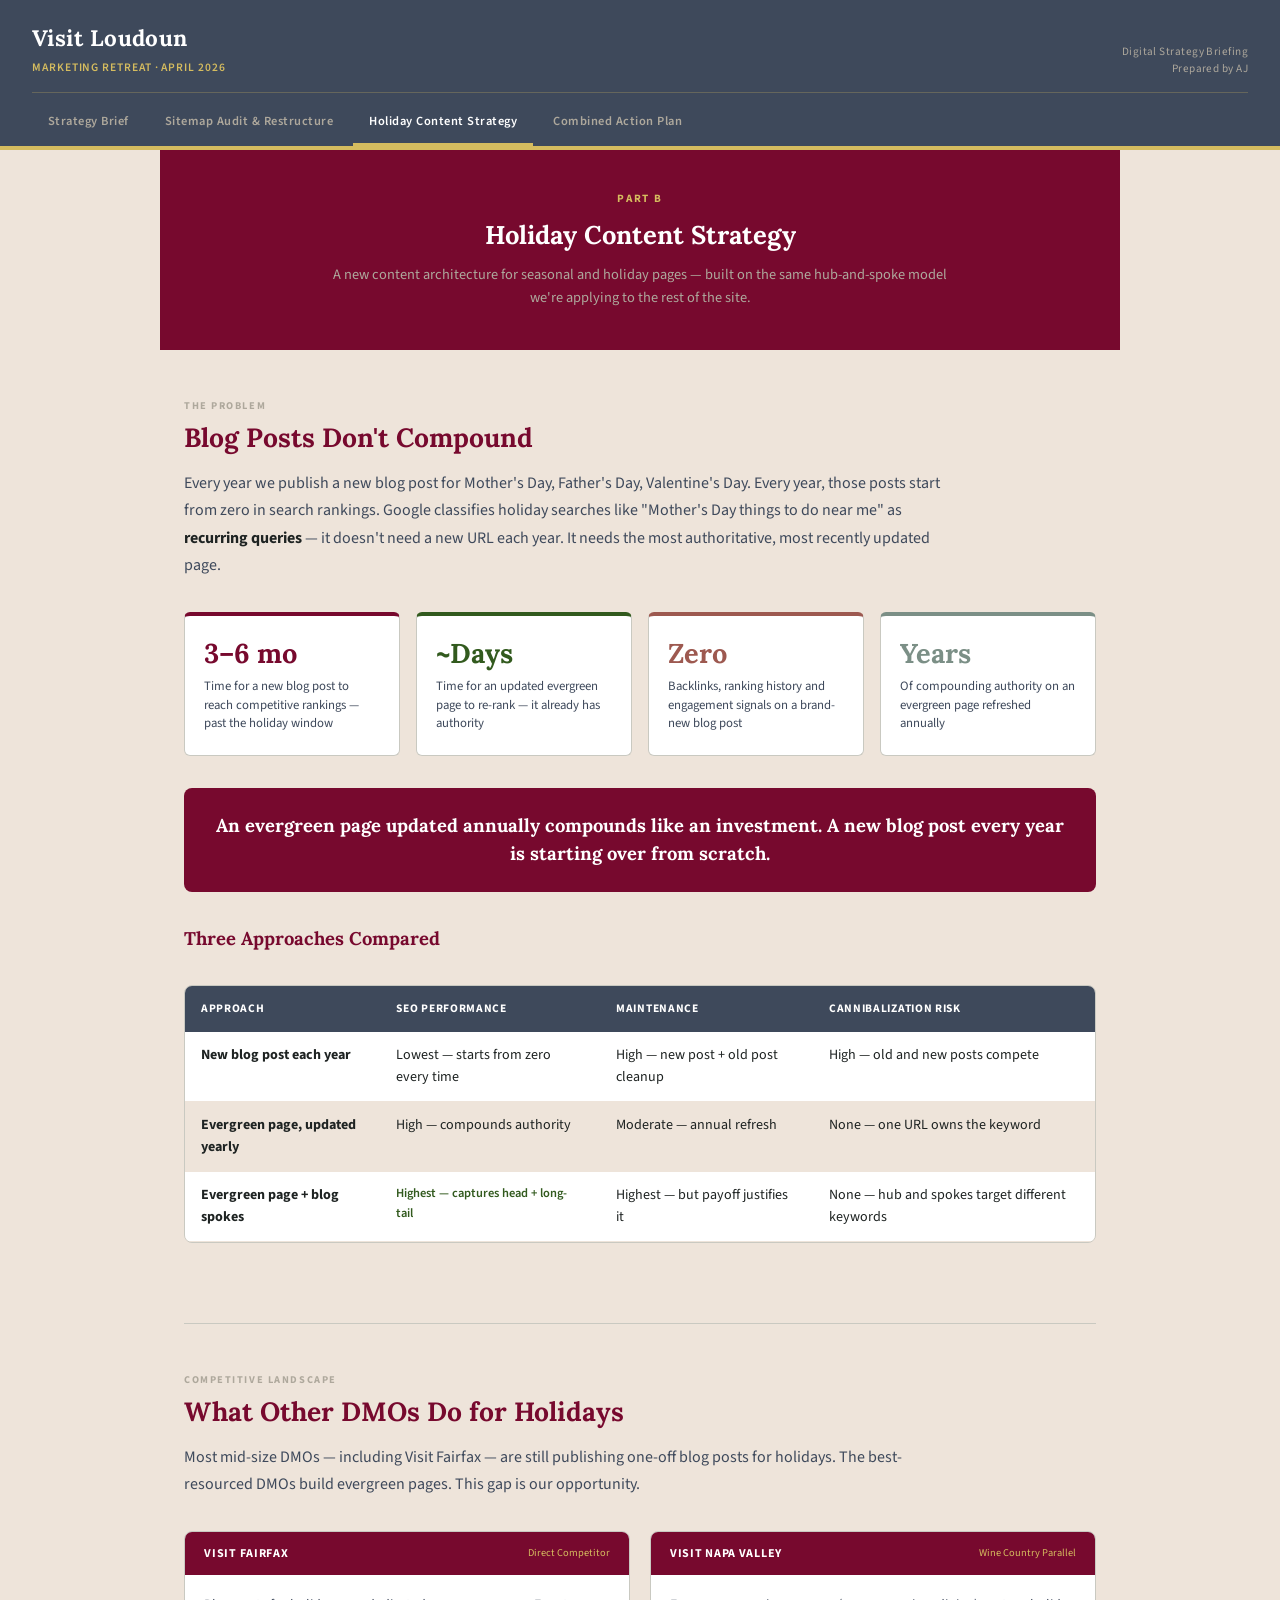
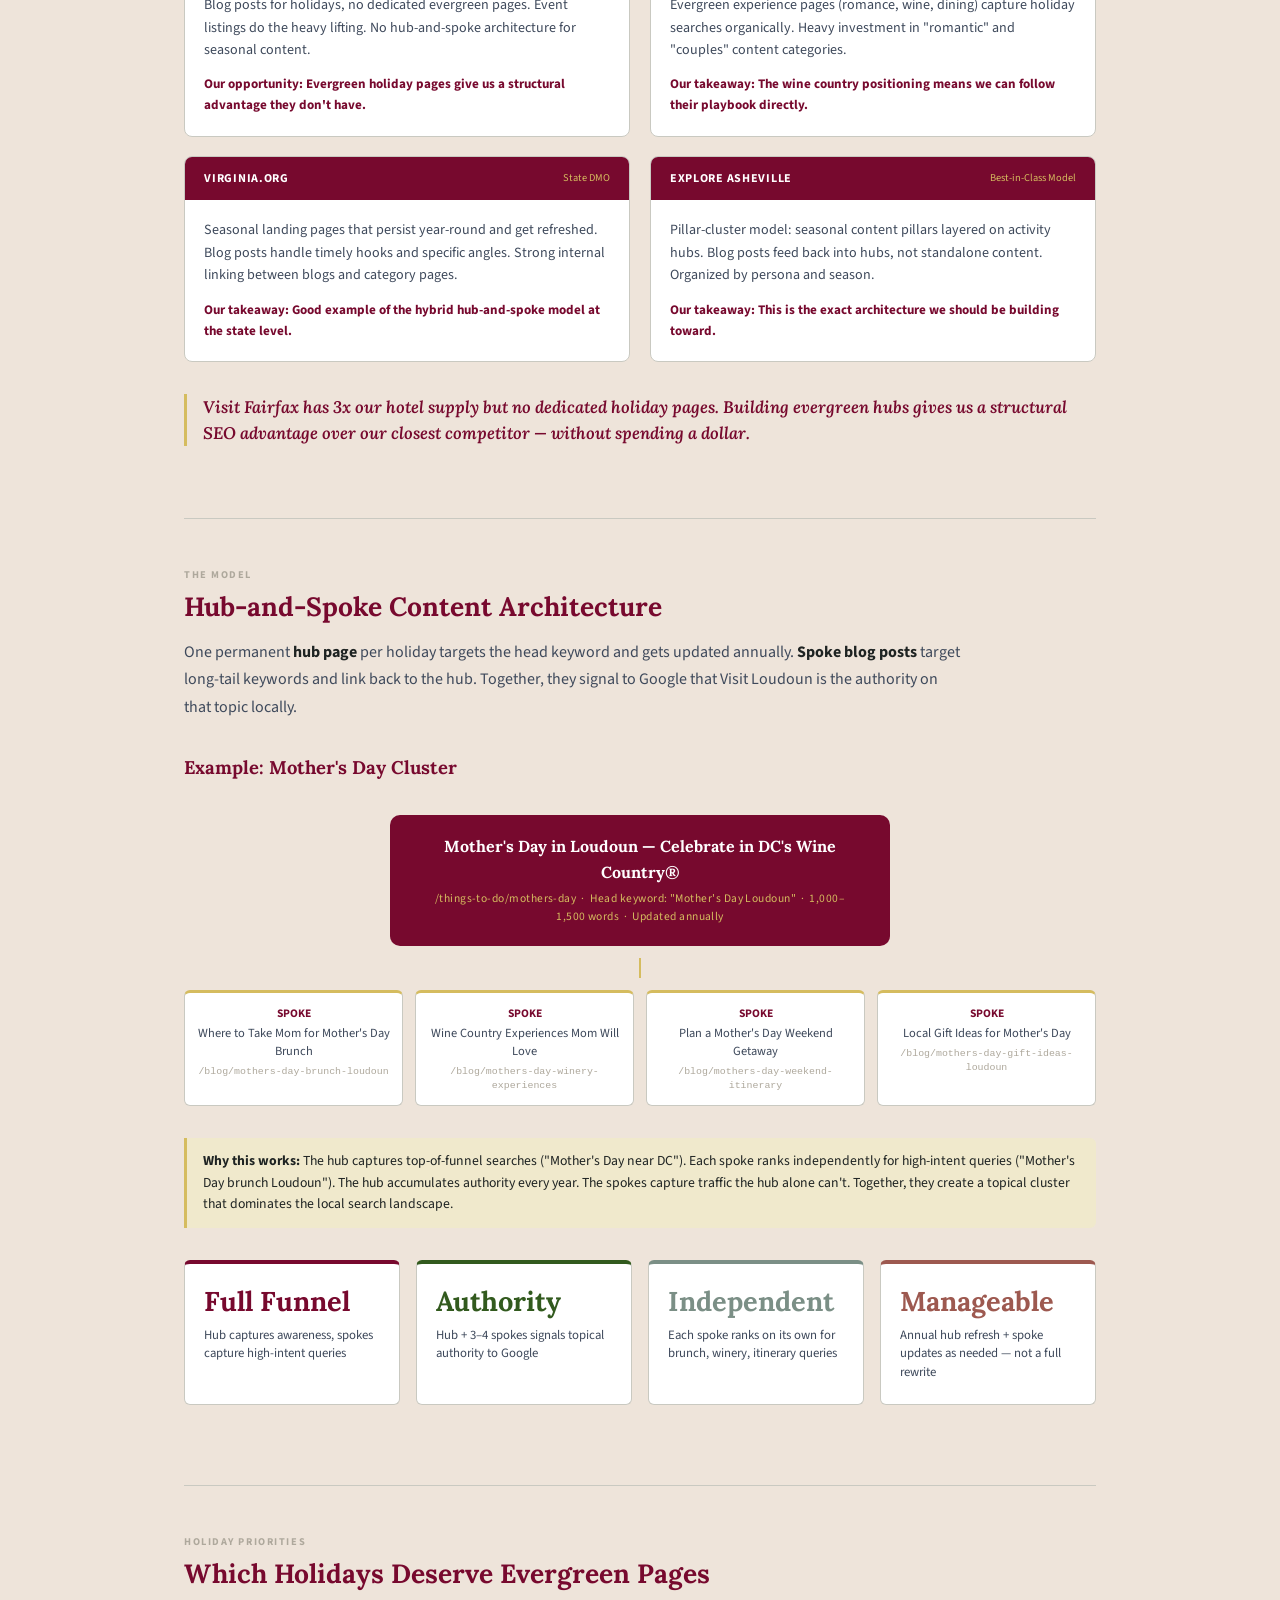
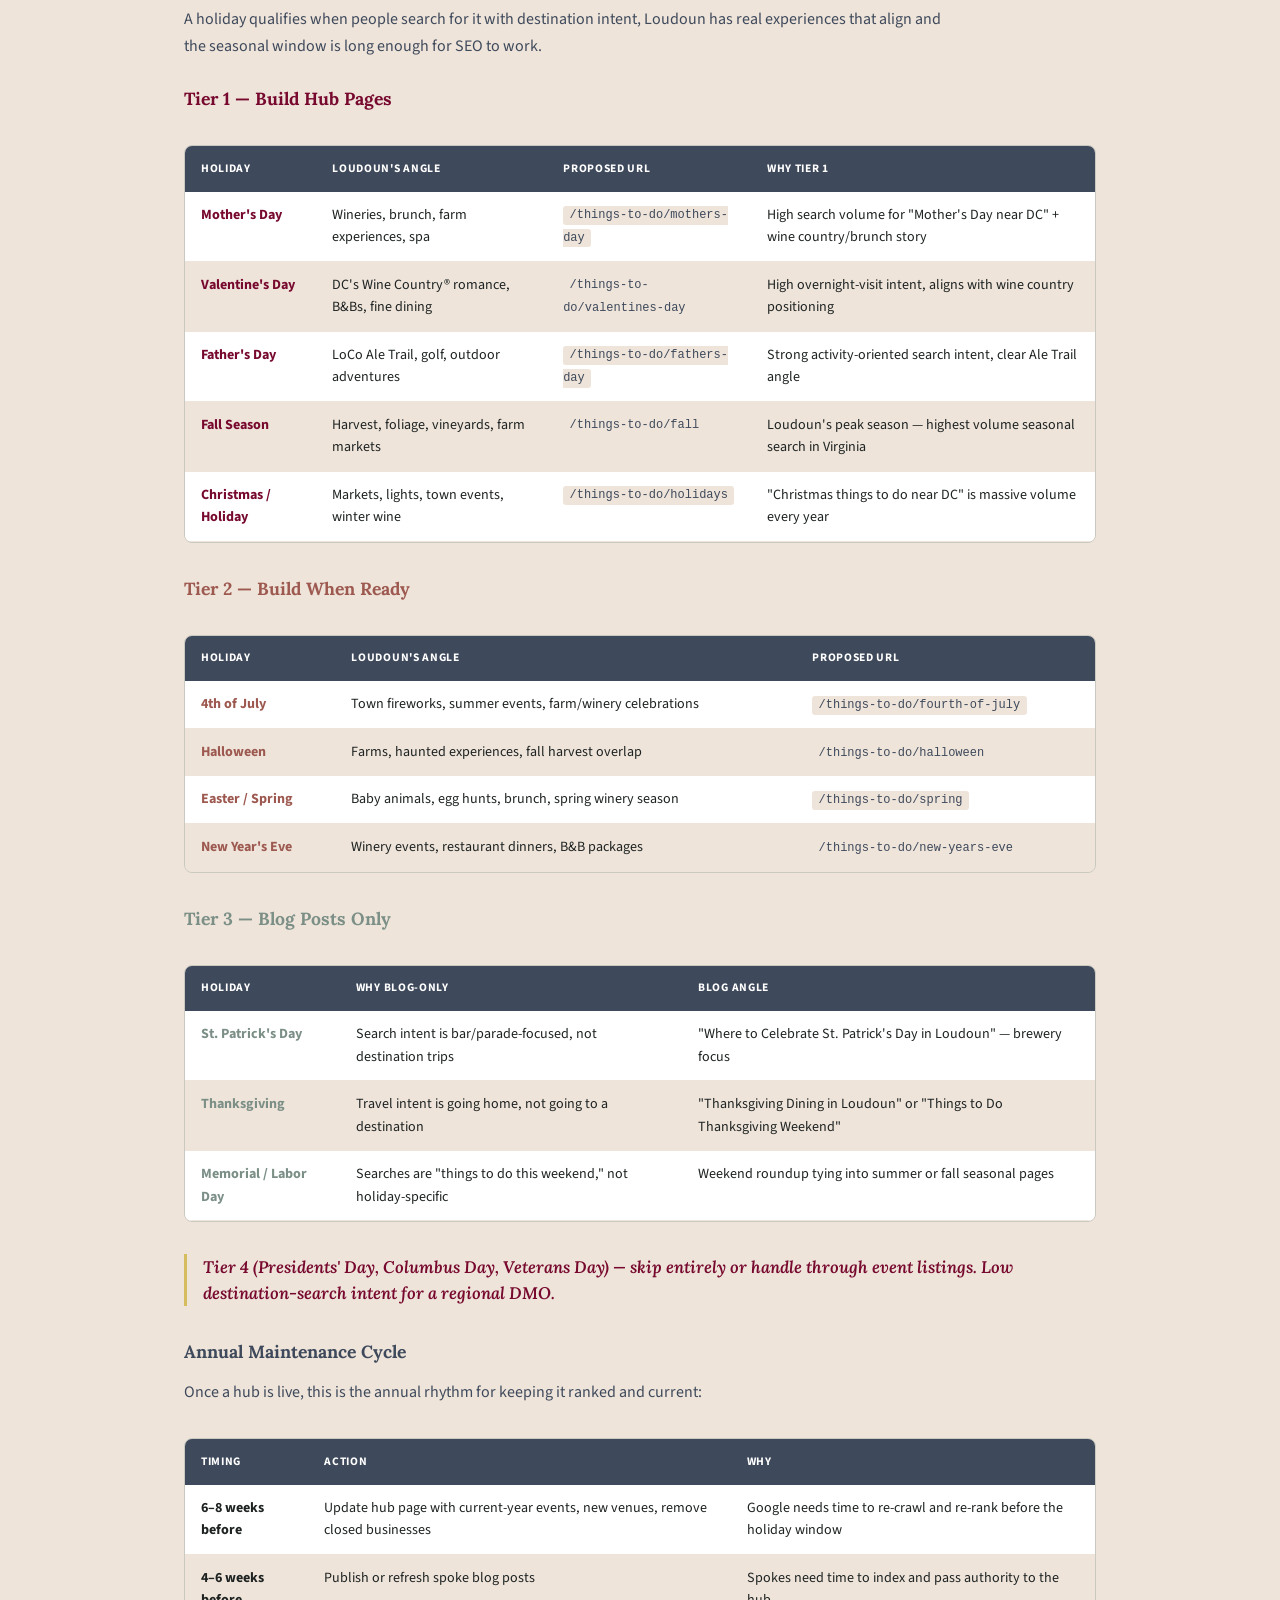
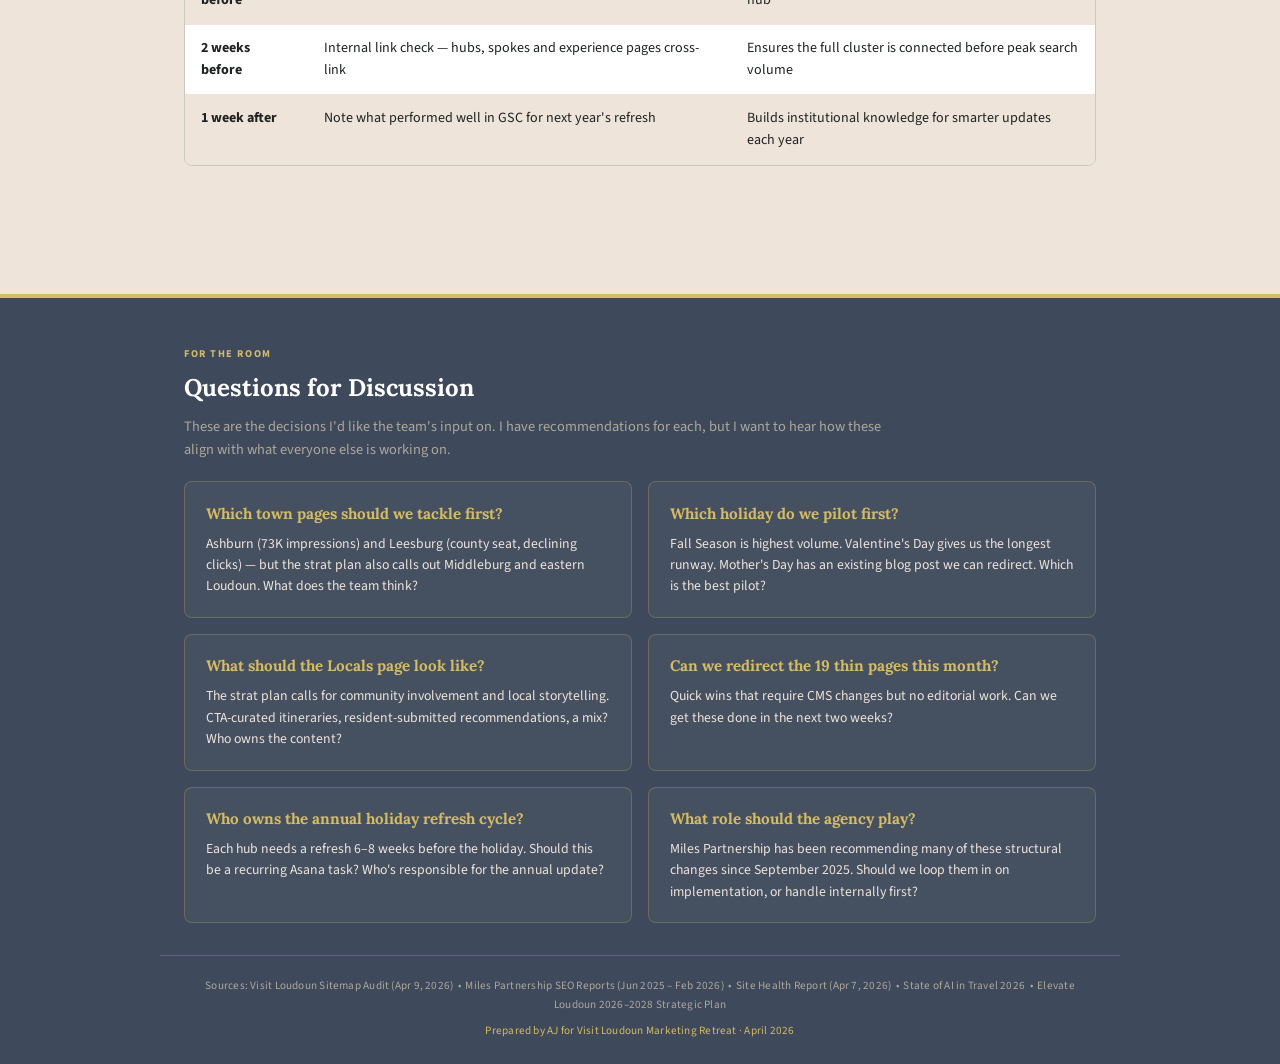
<file: holiday-strategy.html>
<!DOCTYPE html>
<html lang="en">
<head>
<meta charset="UTF-8">
<meta name="viewport" content="width=device-width, initial-scale=1.0">
<title>Holiday Content Strategy — Visit Loudoun Marketing Retreat 2026</title>
<meta name="description" content="A hub-and-spoke holiday content architecture for Visit Loudoun — evergreen pages that compound year over year instead of starting from zero.">
<link href="https://fonts.googleapis.com/css2?family=Lora:ital,wght@0,400;0,600;0,700;1,400;1,700&family=Source+Sans+3:ital,wght@0,300;0,400;0,600;0,700;1,400&display=swap" rel="stylesheet">
<link rel="stylesheet" href="styles.css">
</head>
<body>

<div class="scroll-progress" id="scrollProgress"></div>

<header class="site-header">
  <div class="header-top">
    <div>
      <h1>Visit Loudoun</h1>
      <div class="subtitle">Marketing Retreat · April 2026</div>
    </div>
    <div class="header-meta">Digital Strategy Briefing<br>Prepared by AJ</div>
  </div>
  <nav class="site-nav" aria-label="Primary">
    <a href="index.html">Strategy Brief</a>
    <a href="sitemap-audit.html">Sitemap Audit &amp; Restructure</a>
    <a href="holiday-strategy.html" class="active">Holiday Content Strategy</a>
    <a href="action-plan.html">Combined Action Plan</a>
  </nav>
</header>

<main class="container">

  <div class="part-divider" id="holiday-problem">
    <div class="part-label">Part B</div>
    <h2>Holiday Content Strategy</h2>
    <p>A new content architecture for seasonal and holiday pages &mdash; built on the same hub-and-spoke model we're applying to the rest of the site.</p>
  </div>

  <section>
    <div class="section-label">The Problem</div>
    <h2 class="section-title">Blog Posts Don't Compound</h2>
    <p class="section-body">
      Every year we publish a new blog post for Mother's Day, Father's Day, Valentine's Day. Every year, those posts start from zero in search rankings. Google classifies holiday searches like "Mother's Day things to do near me" as <strong>recurring queries</strong> &mdash; it doesn't need a new URL each year. It needs the most authoritative, most recently updated page.
    </p>

    <div class="stat-grid">
      <div class="stat-card animate-in delay-1"><div class="stat-number">3&ndash;6 mo</div><div class="stat-label">Time for a new blog post to reach competitive rankings &mdash; past the holiday window</div></div>
      <div class="stat-card vine animate-in delay-2"><div class="stat-number">~Days</div><div class="stat-label">Time for an updated evergreen page to re-rank &mdash; it already has authority</div></div>
      <div class="stat-card brick animate-in delay-3"><div class="stat-number">Zero</div><div class="stat-label">Backlinks, ranking history and engagement signals on a brand-new blog post</div></div>
      <div class="stat-card sage animate-in delay-4"><div class="stat-number">Years</div><div class="stat-label">Of compounding authority on an evergreen page refreshed annually</div></div>
    </div>

    <div class="principle">
      <p>An evergreen page updated annually compounds like an investment. A new blog post every year is starting over from scratch.</p>
    </div>

    <h3 style="font-family:var(--font-serif); color:var(--deep-merlot); font-size:1.15rem; margin:2rem 0 1rem;">Three Approaches Compared</h3>

    <div class="data-table-wrap">
      <table class="data-table">
        <thead>
          <tr><th>Approach</th><th>SEO Performance</th><th>Maintenance</th><th>Cannibalization Risk</th></tr>
        </thead>
        <tbody>
          <tr><td><strong>New blog post each year</strong></td><td>Lowest &mdash; starts from zero every time</td><td>High &mdash; new post + old post cleanup</td><td>High &mdash; old and new posts compete</td></tr>
          <tr><td><strong>Evergreen page, updated yearly</strong></td><td>High &mdash; compounds authority</td><td>Moderate &mdash; annual refresh</td><td>None &mdash; one URL owns the keyword</td></tr>
          <tr><td><strong>Evergreen page + blog spokes</strong></td><td class="action-expand">Highest &mdash; captures head + long-tail</td><td>Highest &mdash; but payoff justifies it</td><td>None &mdash; hub and spokes target different keywords</td></tr>
        </tbody>
      </table>
    </div>
  </section>

  <section id="holiday-competitors">
    <div class="section-label">Competitive Landscape</div>
    <h2 class="section-title">What Other DMOs Do for Holidays</h2>
    <p class="section-body">
      Most mid-size DMOs &mdash; including Visit Fairfax &mdash; are still publishing one-off blog posts for holidays. The best-resourced DMOs build evergreen pages. This gap is our opportunity.
    </p>

    <div class="competitor-grid">
      <div class="competitor-card animate-in delay-1">
        <div class="card-header"><h4>Visit Fairfax</h4><span>Direct Competitor</span></div>
        <div class="card-body">
          <p>Blog posts for holidays, no dedicated evergreen pages. Event listings do the heavy lifting. No hub-and-spoke architecture for seasonal content.</p>
          <div class="why">Our opportunity: Evergreen holiday pages give us a structural advantage they don't have.</div>
        </div>
      </div>
      <div class="competitor-card animate-in delay-2">
        <div class="card-header"><h4>Visit Napa Valley</h4><span>Wine Country Parallel</span></div>
        <div class="card-body">
          <p>Evergreen experience pages (romance, wine, dining) capture holiday searches organically. Heavy investment in "romantic" and "couples" content categories.</p>
          <div class="why">Our takeaway: The wine country positioning means we can follow their playbook directly.</div>
        </div>
      </div>
      <div class="competitor-card animate-in delay-3">
        <div class="card-header"><h4>Virginia.org</h4><span>State DMO</span></div>
        <div class="card-body">
          <p>Seasonal landing pages that persist year-round and get refreshed. Blog posts handle timely hooks and specific angles. Strong internal linking between blogs and category pages.</p>
          <div class="why">Our takeaway: Good example of the hybrid hub-and-spoke model at the state level.</div>
        </div>
      </div>
      <div class="competitor-card animate-in delay-4">
        <div class="card-header"><h4>Explore Asheville</h4><span>Best-in-Class Model</span></div>
        <div class="card-body">
          <p>Pillar-cluster model: seasonal content pillars layered on activity hubs. Blog posts feed back into hubs, not standalone content. Organized by persona and season.</p>
          <div class="why">Our takeaway: This is the exact architecture we should be building toward.</div>
        </div>
      </div>
    </div>

    <div class="insight-callout">
      Visit Fairfax has 3x our hotel supply but no dedicated holiday pages. Building evergreen hubs gives us a structural SEO advantage over our closest competitor &mdash; without spending a dollar.
    </div>
  </section>

  <section id="hub-spoke">
    <div class="section-label">The Model</div>
    <h2 class="section-title">Hub-and-Spoke Content Architecture</h2>
    <p class="section-body">
      One permanent <strong>hub page</strong> per holiday targets the head keyword and gets updated annually. <strong>Spoke blog posts</strong> target long-tail keywords and link back to the hub. Together, they signal to Google that Visit Loudoun is the authority on that topic locally.
    </p>

    <h3 style="font-family:var(--font-serif); color:var(--deep-merlot); font-size:1.15rem; margin:2rem 0 1rem;">Example: Mother's Day Cluster</h3>

    <div class="hub-spoke">
      <div class="hub-node">
        Mother's Day in Loudoun &mdash; Celebrate in DC's Wine Country&reg;
        <small>/things-to-do/mothers-day &nbsp;&middot;&nbsp; Head keyword: "Mother's Day Loudoun" &nbsp;&middot;&nbsp; 1,000&ndash;1,500 words &nbsp;&middot;&nbsp; Updated annually</small>
      </div>
      <div class="spoke-connector"></div>
      <div class="spoke-grid">
        <div class="spoke-node"><strong>SPOKE</strong>Where to Take Mom for Mother's Day Brunch<span class="url">/blog/mothers-day-brunch-loudoun</span></div>
        <div class="spoke-node"><strong>SPOKE</strong>Wine Country Experiences Mom Will Love<span class="url">/blog/mothers-day-winery-experiences</span></div>
        <div class="spoke-node"><strong>SPOKE</strong>Plan a Mother's Day Weekend Getaway<span class="url">/blog/mothers-day-weekend-itinerary</span></div>
        <div class="spoke-node"><strong>SPOKE</strong>Local Gift Ideas for Mother's Day<span class="url">/blog/mothers-day-gift-ideas-loudoun</span></div>
      </div>
    </div>

    <div class="strat-connection">
      <strong>Why this works:</strong> The hub captures top-of-funnel searches ("Mother's Day near DC"). Each spoke ranks independently for high-intent queries ("Mother's Day brunch Loudoun"). The hub accumulates authority every year. The spokes capture traffic the hub alone can't. Together, they create a topical cluster that dominates the local search landscape.
    </div>

    <div class="stat-grid">
      <div class="stat-card animate-in delay-1"><div class="stat-number">Full Funnel</div><div class="stat-label">Hub captures awareness, spokes capture high-intent queries</div></div>
      <div class="stat-card vine animate-in delay-2"><div class="stat-number">Authority</div><div class="stat-label">Hub + 3&ndash;4 spokes signals topical authority to Google</div></div>
      <div class="stat-card sage animate-in delay-3"><div class="stat-number">Independent</div><div class="stat-label">Each spoke ranks on its own for brunch, winery, itinerary queries</div></div>
      <div class="stat-card brick animate-in delay-4"><div class="stat-number">Manageable</div><div class="stat-label">Annual hub refresh + spoke updates as needed &mdash; not a full rewrite</div></div>
    </div>
  </section>

  <section id="holiday-tiers">
    <div class="section-label">Holiday Priorities</div>
    <h2 class="section-title">Which Holidays Deserve Evergreen Pages</h2>
    <p class="section-body">
      A holiday qualifies when people search for it with destination intent, Loudoun has real experiences that align and the seasonal window is long enough for SEO to work.
    </p>

    <h3 style="font-family: var(--font-serif); font-size: 1.1rem; color: var(--deep-merlot); margin: 1.5rem 0 0.75rem; font-weight: 700;">Tier 1 &mdash; Build Hub Pages</h3>

    <div class="data-table-wrap">
      <table class="data-table">
        <thead><tr><th>Holiday</th><th>Loudoun's Angle</th><th>Proposed URL</th><th>Why Tier 1</th></tr></thead>
        <tbody>
          <tr><td><strong class="tier-1">Mother's Day</strong></td><td>Wineries, brunch, farm experiences, spa</td><td><span class="page-url">/things-to-do/mothers-day</span></td><td>High search volume for "Mother's Day near DC" + wine country/brunch story</td></tr>
          <tr><td><strong class="tier-1">Valentine's Day</strong></td><td>DC's Wine Country&reg; romance, B&amp;Bs, fine dining</td><td><span class="page-url">/things-to-do/valentines-day</span></td><td>High overnight-visit intent, aligns with wine country positioning</td></tr>
          <tr><td><strong class="tier-1">Father's Day</strong></td><td>LoCo Ale Trail, golf, outdoor adventures</td><td><span class="page-url">/things-to-do/fathers-day</span></td><td>Strong activity-oriented search intent, clear Ale Trail angle</td></tr>
          <tr><td><strong class="tier-1">Fall Season</strong></td><td>Harvest, foliage, vineyards, farm markets</td><td><span class="page-url">/things-to-do/fall</span></td><td>Loudoun's peak season &mdash; highest volume seasonal search in Virginia</td></tr>
          <tr><td><strong class="tier-1">Christmas / Holiday</strong></td><td>Markets, lights, town events, winter wine</td><td><span class="page-url">/things-to-do/holidays</span></td><td>"Christmas things to do near DC" is massive volume every year</td></tr>
        </tbody>
      </table>
    </div>

    <h3 style="font-family: var(--font-serif); font-size: 1.1rem; color: var(--toasty-brick); margin: 2rem 0 0.75rem; font-weight: 700;">Tier 2 &mdash; Build When Ready</h3>

    <div class="data-table-wrap">
      <table class="data-table">
        <thead><tr><th>Holiday</th><th>Loudoun's Angle</th><th>Proposed URL</th></tr></thead>
        <tbody>
          <tr><td><strong class="tier-2">4th of July</strong></td><td>Town fireworks, summer events, farm/winery celebrations</td><td><span class="page-url">/things-to-do/fourth-of-july</span></td></tr>
          <tr><td><strong class="tier-2">Halloween</strong></td><td>Farms, haunted experiences, fall harvest overlap</td><td><span class="page-url">/things-to-do/halloween</span></td></tr>
          <tr><td><strong class="tier-2">Easter / Spring</strong></td><td>Baby animals, egg hunts, brunch, spring winery season</td><td><span class="page-url">/things-to-do/spring</span></td></tr>
          <tr><td><strong class="tier-2">New Year's Eve</strong></td><td>Winery events, restaurant dinners, B&amp;B packages</td><td><span class="page-url">/things-to-do/new-years-eve</span></td></tr>
        </tbody>
      </table>
    </div>

    <h3 style="font-family: var(--font-serif); font-size: 1.1rem; color: var(--bold-sage); margin: 2rem 0 0.75rem; font-weight: 700;">Tier 3 &mdash; Blog Posts Only</h3>

    <div class="data-table-wrap">
      <table class="data-table">
        <thead><tr><th>Holiday</th><th>Why Blog-Only</th><th>Blog Angle</th></tr></thead>
        <tbody>
          <tr><td><strong class="tier-3">St. Patrick's Day</strong></td><td>Search intent is bar/parade-focused, not destination trips</td><td>"Where to Celebrate St. Patrick's Day in Loudoun" &mdash; brewery focus</td></tr>
          <tr><td><strong class="tier-3">Thanksgiving</strong></td><td>Travel intent is going home, not going to a destination</td><td>"Thanksgiving Dining in Loudoun" or "Things to Do Thanksgiving Weekend"</td></tr>
          <tr><td><strong class="tier-3">Memorial / Labor Day</strong></td><td>Searches are "things to do this weekend," not holiday-specific</td><td>Weekend roundup tying into summer or fall seasonal pages</td></tr>
        </tbody>
      </table>
    </div>

    <div class="insight-callout">
      Tier 4 (Presidents' Day, Columbus Day, Veterans Day) &mdash; skip entirely or handle through event listings. Low destination-search intent for a regional DMO.
    </div>

    <h3 style="font-family: var(--font-serif); font-size: 1.1rem; color: var(--earthy-noir); margin: 2rem 0 0.75rem; font-weight: 700;">Annual Maintenance Cycle</h3>
    <p class="section-body" style="margin-bottom: 1rem;">Once a hub is live, this is the annual rhythm for keeping it ranked and current:</p>

    <div class="data-table-wrap">
      <table class="data-table">
        <thead><tr><th>Timing</th><th>Action</th><th>Why</th></tr></thead>
        <tbody>
          <tr><td><strong>6&ndash;8 weeks before</strong></td><td>Update hub page with current-year events, new venues, remove closed businesses</td><td>Google needs time to re-crawl and re-rank before the holiday window</td></tr>
          <tr><td><strong>4&ndash;6 weeks before</strong></td><td>Publish or refresh spoke blog posts</td><td>Spokes need time to index and pass authority to the hub</td></tr>
          <tr><td><strong>2 weeks before</strong></td><td>Internal link check &mdash; hubs, spokes and experience pages cross-link</td><td>Ensures the full cluster is connected before peak search volume</td></tr>
          <tr><td><strong>1 week after</strong></td><td>Note what performed well in GSC for next year's refresh</td><td>Builds institutional knowledge for smarter updates each year</td></tr>
        </tbody>
      </table>
    </div>
  </section>

</main>

<footer class="site-footer">
  <div class="footer-questions">
    <div class="section-label">For the Room</div>
    <h2>Questions for Discussion</h2>
    <p class="lead">These are the decisions I'd like the team's input on. I have recommendations for each, but I want to hear how these align with what everyone else is working on.</p>
    <div class="discussion-grid">
      <div class="discussion-card">
        <h4>Which town pages should we tackle first?</h4>
        <p>Ashburn (73K impressions) and Leesburg (county seat, declining clicks) &mdash; but the strat plan also calls out Middleburg and eastern Loudoun. What does the team think?</p>
      </div>
      <div class="discussion-card">
        <h4>Which holiday do we pilot first?</h4>
        <p>Fall Season is highest volume. Valentine's Day gives us the longest runway. Mother's Day has an existing blog post we can redirect. Which is the best pilot?</p>
      </div>
      <div class="discussion-card">
        <h4>What should the Locals page look like?</h4>
        <p>The strat plan calls for community involvement and local storytelling. CTA-curated itineraries, resident-submitted recommendations, a mix? Who owns the content?</p>
      </div>
      <div class="discussion-card">
        <h4>Can we redirect the 19 thin pages this month?</h4>
        <p>Quick wins that require CMS changes but no editorial work. Can we get these done in the next two weeks?</p>
      </div>
      <div class="discussion-card">
        <h4>Who owns the annual holiday refresh cycle?</h4>
        <p>Each hub needs a refresh 6&ndash;8 weeks before the holiday. Should this be a recurring Asana task? Who's responsible for the annual update?</p>
      </div>
      <div class="discussion-card">
        <h4>What role should the agency play?</h4>
        <p>Miles Partnership has been recommending many of these structural changes since September 2025. Should we loop them in on implementation, or handle internally first?</p>
      </div>
    </div>
  </div>
  <div class="footer-attribution">
    <p>Sources: Visit Loudoun Sitemap Audit (Apr 9, 2026) &nbsp;&bull;&nbsp; Miles Partnership SEO Reports (Jun 2025 &ndash; Feb 2026) &nbsp;&bull;&nbsp; Site Health Report (Apr 7, 2026) &nbsp;&bull;&nbsp; State of AI in Travel 2026 &nbsp;&bull;&nbsp; Elevate Loudoun 2026&ndash;2028 Strategic Plan</p>
    <p class="sig">Prepared by AJ for Visit Loudoun Marketing Retreat &middot; April 2026</p>
  </div>
</footer>

<script src="scripts.js"></script>
</body>
</html>
</file>
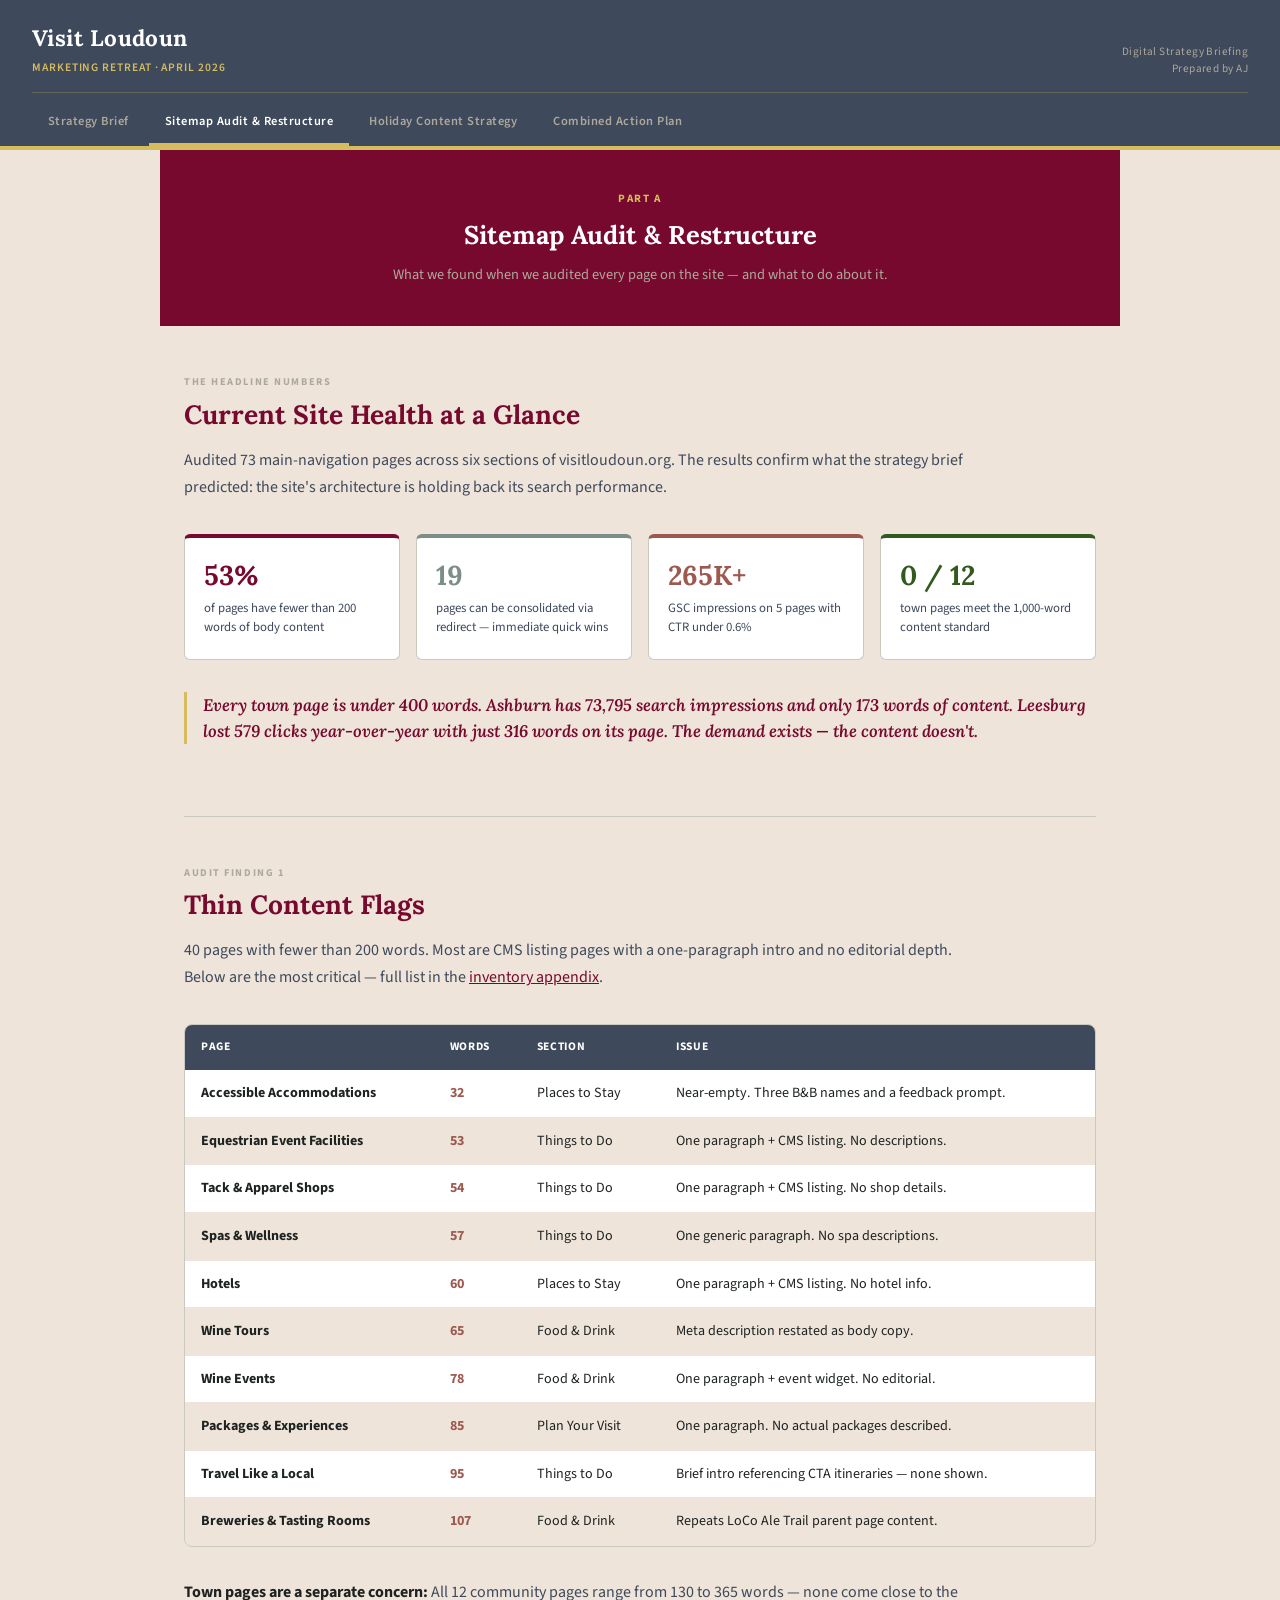
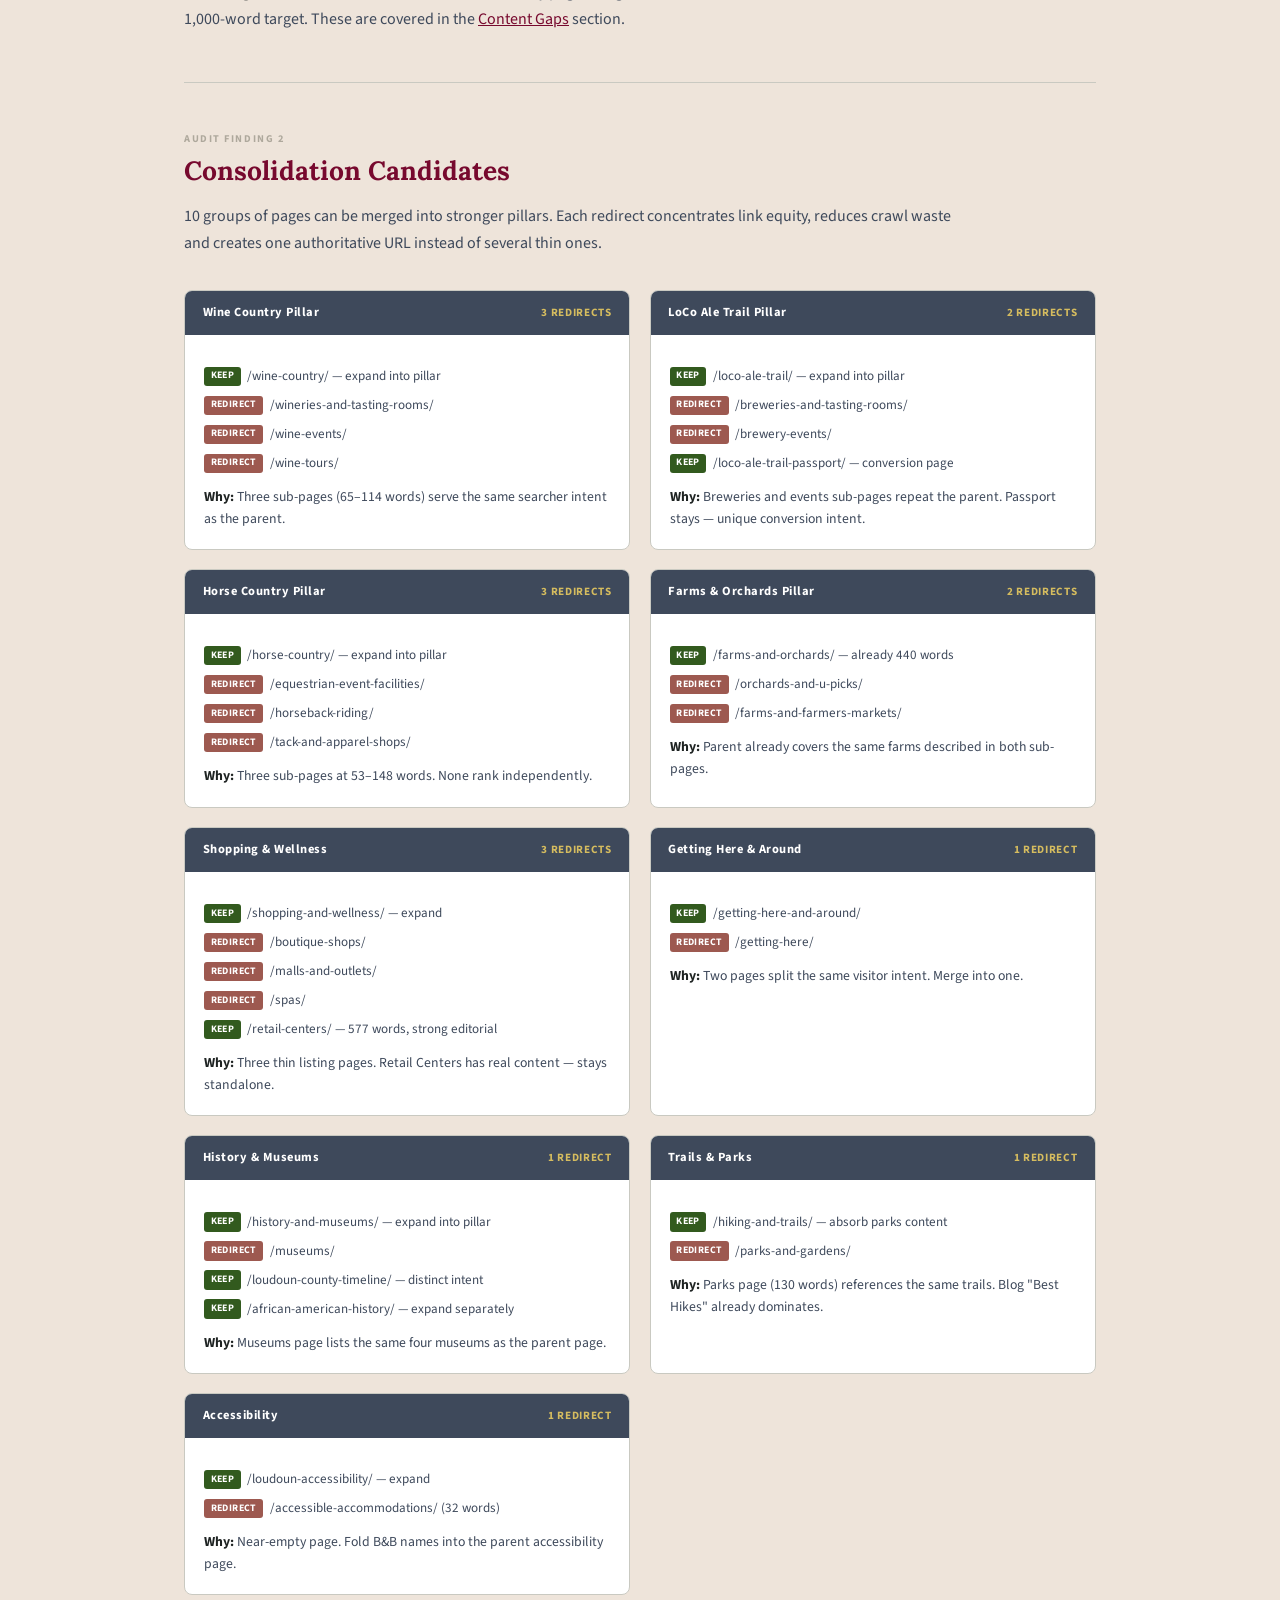
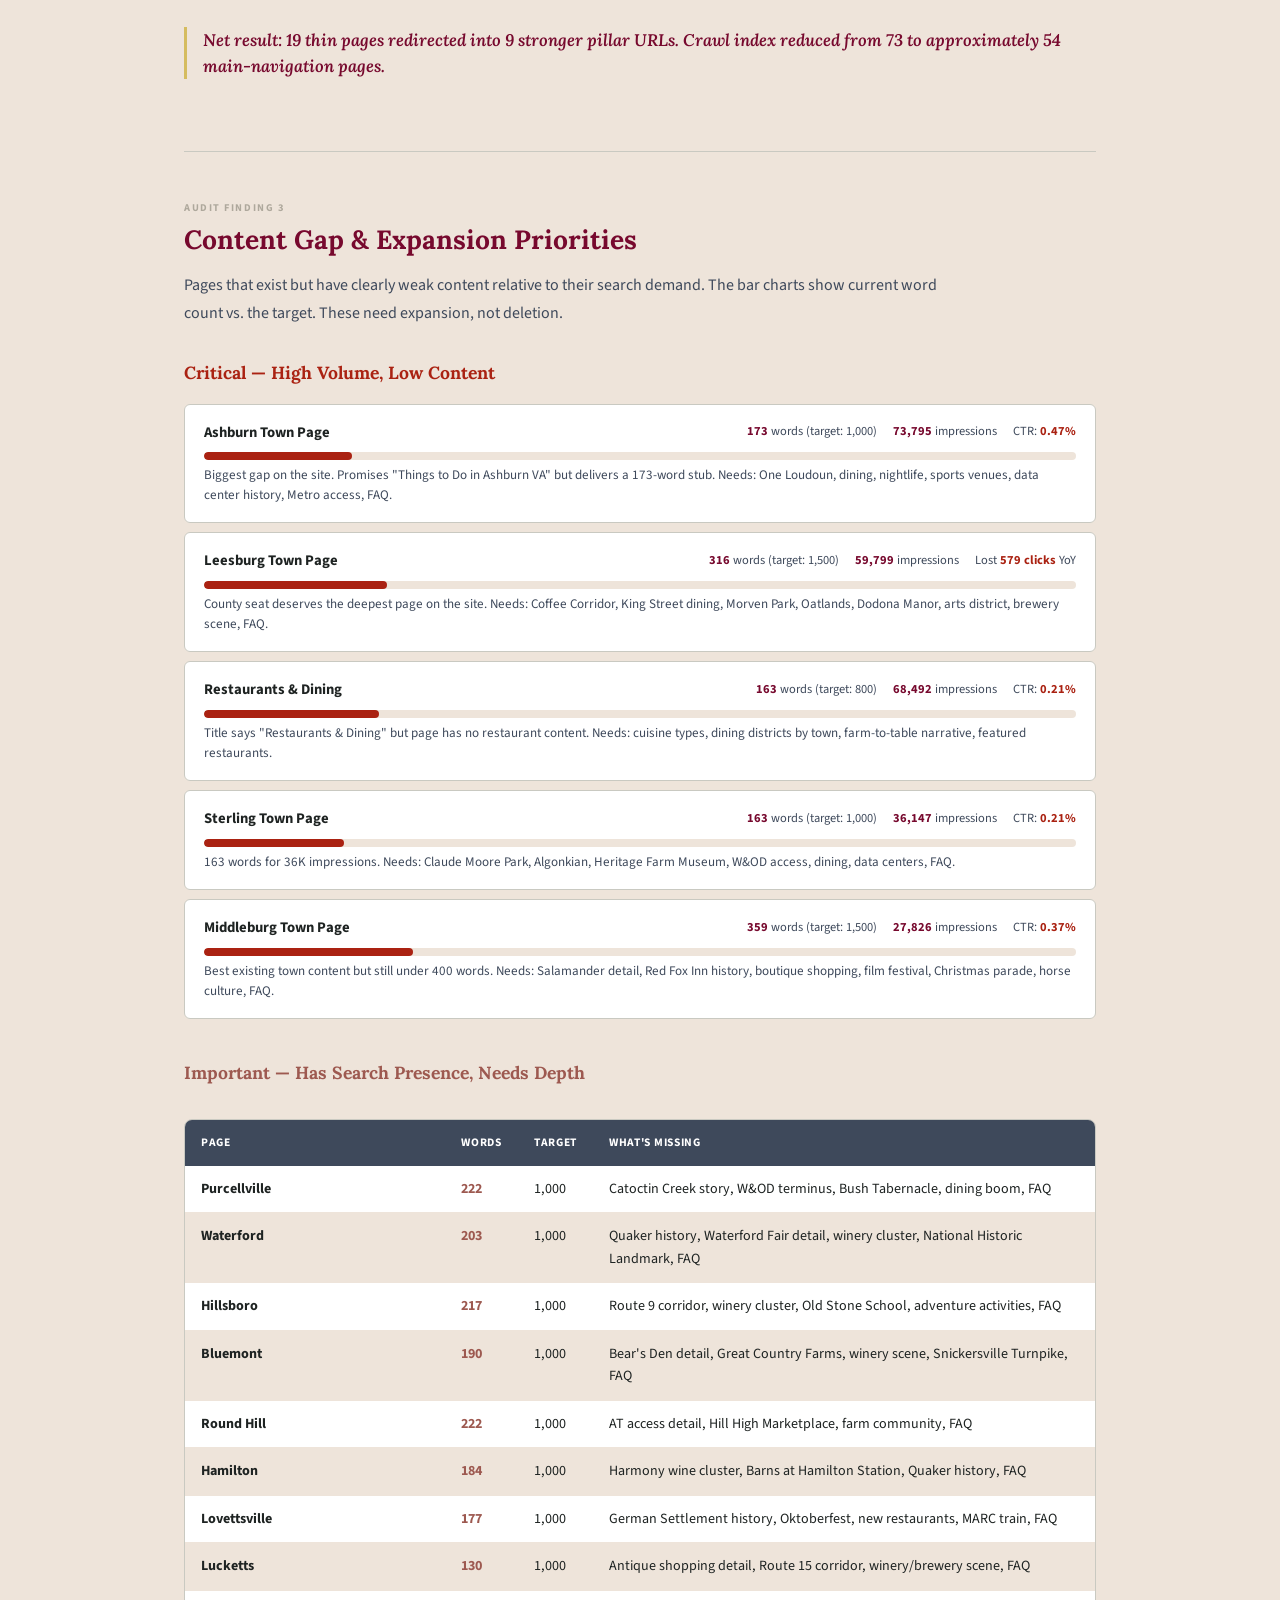
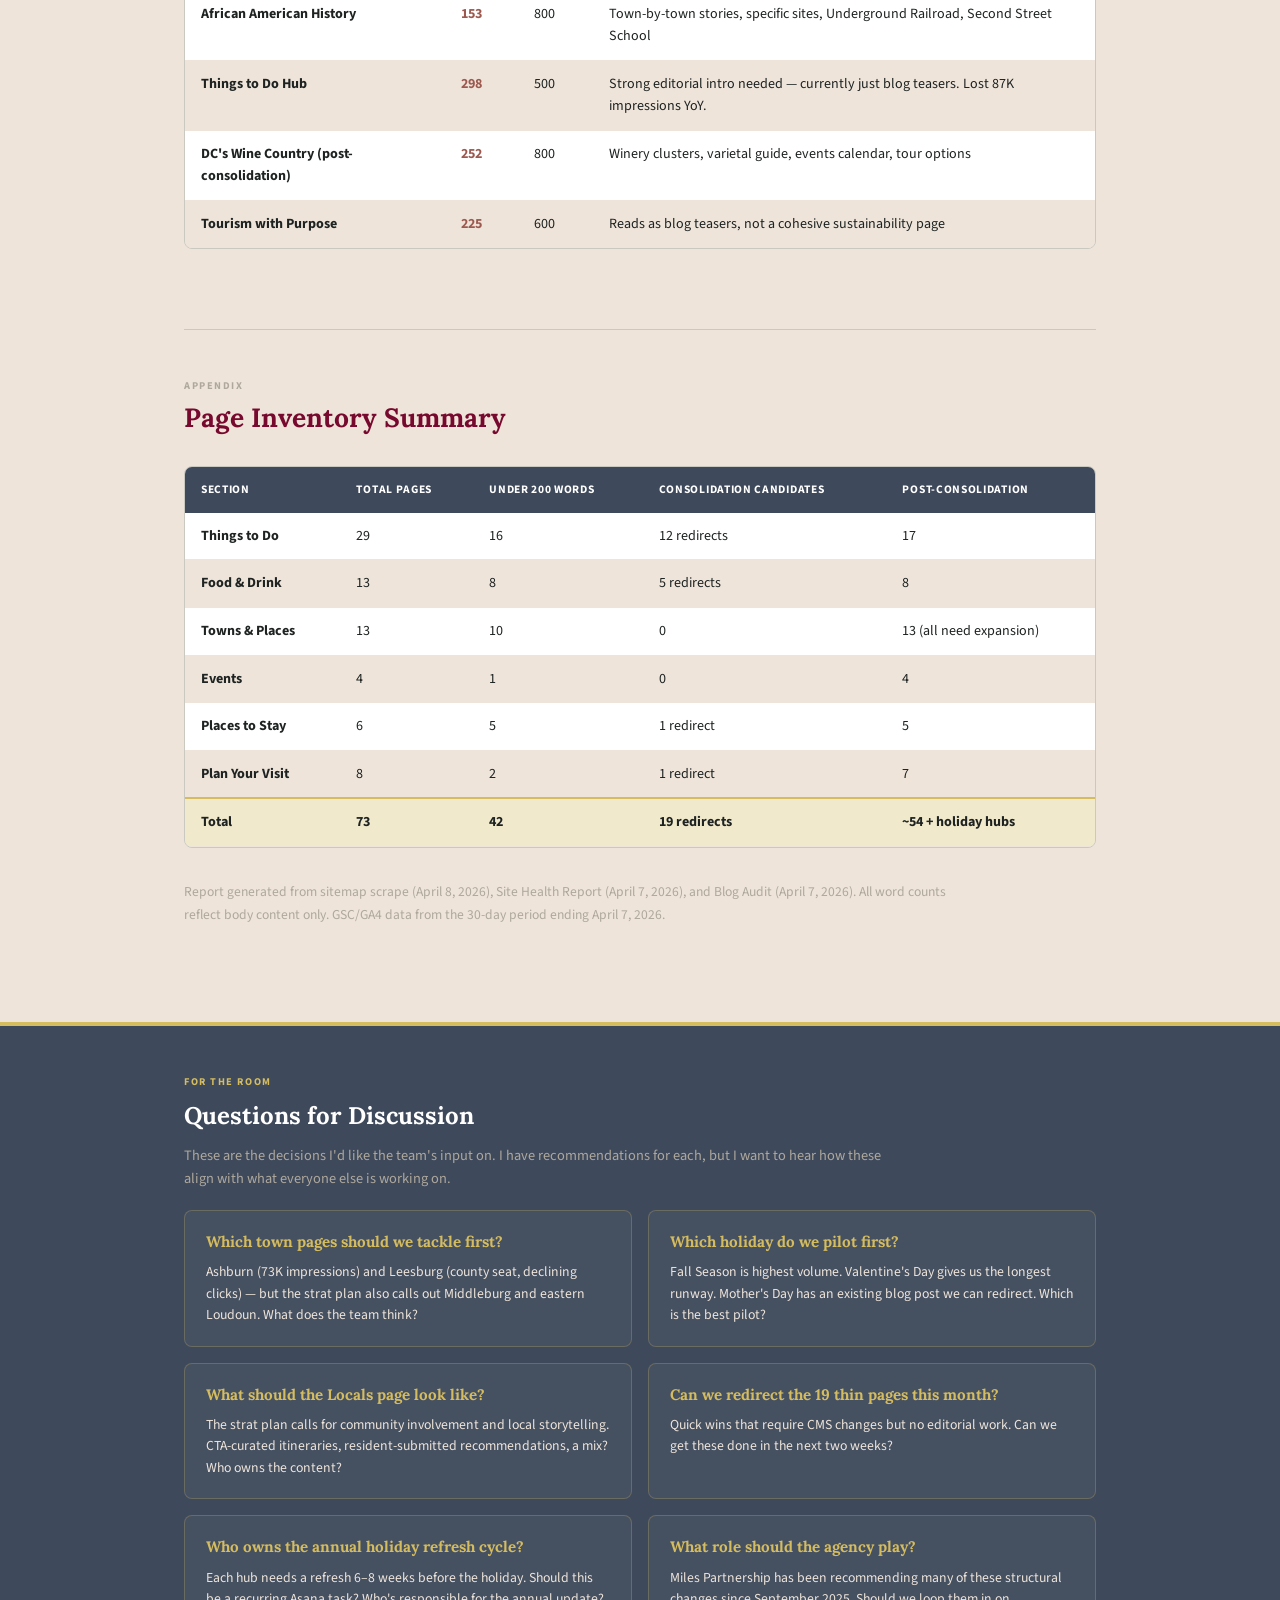
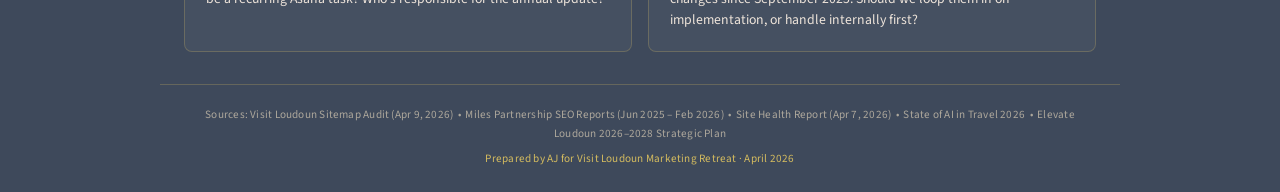
<file: sitemap-audit.html>
<!DOCTYPE html>
<html lang="en">
<head>
<meta charset="UTF-8">
<meta name="viewport" content="width=device-width, initial-scale=1.0">
<title>Sitemap Audit &amp; Restructure — Visit Loudoun Marketing Retreat 2026</title>
<meta name="description" content="Findings from a 73-page audit of VisitLoudoun.org — thin content flags, 19 consolidation candidates and content gap priorities.">
<link href="https://fonts.googleapis.com/css2?family=Lora:ital,wght@0,400;0,600;0,700;1,400;1,700&family=Source+Sans+3:ital,wght@0,300;0,400;0,600;0,700;1,400&display=swap" rel="stylesheet">
<link rel="stylesheet" href="styles.css">
</head>
<body>

<div class="scroll-progress" id="scrollProgress"></div>

<header class="site-header">
  <div class="header-top">
    <div>
      <h1>Visit Loudoun</h1>
      <div class="subtitle">Marketing Retreat · April 2026</div>
    </div>
    <div class="header-meta">Digital Strategy Briefing<br>Prepared by AJ</div>
  </div>
  <nav class="site-nav" aria-label="Primary">
    <a href="index.html">Strategy Brief</a>
    <a href="sitemap-audit.html" class="active">Sitemap Audit &amp; Restructure</a>
    <a href="holiday-strategy.html">Holiday Content Strategy</a>
    <a href="action-plan.html">Combined Action Plan</a>
  </nav>
</header>

<main class="container">

  <div class="part-divider">
    <div class="part-label">Part A</div>
    <h2>Sitemap Audit &amp; Restructure</h2>
    <p>What we found when we audited every page on the site &mdash; and what to do about it.</p>
  </div>

  <section>
    <div class="section-label">The Headline Numbers</div>
    <h2 class="section-title">Current Site Health at a Glance</h2>
    <p class="section-body">Audited 73 main-navigation pages across six sections of visitloudoun.org. The results confirm what the strategy brief predicted: the site's architecture is holding back its search performance.</p>

    <div class="stat-grid">
      <div class="stat-card animate-in delay-1"><div class="stat-number">53%</div><div class="stat-label">of pages have fewer than 200 words of body content</div></div>
      <div class="stat-card sage animate-in delay-2"><div class="stat-number">19</div><div class="stat-label">pages can be consolidated via redirect &mdash; immediate quick wins</div></div>
      <div class="stat-card brick animate-in delay-3"><div class="stat-number">265K+</div><div class="stat-label">GSC impressions on 5 pages with CTR under 0.6%</div></div>
      <div class="stat-card vine animate-in delay-4"><div class="stat-number">0 / 12</div><div class="stat-label">town pages meet the 1,000-word content standard</div></div>
    </div>

    <div class="insight-callout">
      Every town page is under 400 words. Ashburn has 73,795 search impressions and only 173 words of content. Leesburg lost 579 clicks year-over-year with just 316 words on its page. The demand exists &mdash; the content doesn't.
    </div>
  </section>

  <section id="thin">
    <div class="section-label">Audit Finding 1</div>
    <h2 class="section-title">Thin Content Flags</h2>
    <p class="section-body">40 pages with fewer than 200 words. Most are CMS listing pages with a one-paragraph intro and no editorial depth. Below are the most critical &mdash; full list in the <a href="#inventory" style="color: var(--deep-merlot);">inventory appendix</a>.</p>

    <div class="data-table-wrap">
      <table class="data-table">
        <thead><tr><th>Page</th><th>Words</th><th>Section</th><th>Issue</th></tr></thead>
        <tbody>
          <tr><td><strong>Accessible Accommodations</strong></td><td class="word-count">32</td><td>Places to Stay</td><td>Near-empty. Three B&amp;B names and a feedback prompt.</td></tr>
          <tr><td><strong>Equestrian Event Facilities</strong></td><td class="word-count">53</td><td>Things to Do</td><td>One paragraph + CMS listing. No descriptions.</td></tr>
          <tr><td><strong>Tack &amp; Apparel Shops</strong></td><td class="word-count">54</td><td>Things to Do</td><td>One paragraph + CMS listing. No shop details.</td></tr>
          <tr><td><strong>Spas &amp; Wellness</strong></td><td class="word-count">57</td><td>Things to Do</td><td>One generic paragraph. No spa descriptions.</td></tr>
          <tr><td><strong>Hotels</strong></td><td class="word-count">60</td><td>Places to Stay</td><td>One paragraph + CMS listing. No hotel info.</td></tr>
          <tr><td><strong>Wine Tours</strong></td><td class="word-count">65</td><td>Food &amp; Drink</td><td>Meta description restated as body copy.</td></tr>
          <tr><td><strong>Wine Events</strong></td><td class="word-count">78</td><td>Food &amp; Drink</td><td>One paragraph + event widget. No editorial.</td></tr>
          <tr><td><strong>Packages &amp; Experiences</strong></td><td class="word-count">85</td><td>Plan Your Visit</td><td>One paragraph. No actual packages described.</td></tr>
          <tr><td><strong>Travel Like a Local</strong></td><td class="word-count">95</td><td>Things to Do</td><td>Brief intro referencing CTA itineraries &mdash; none shown.</td></tr>
          <tr><td><strong>Breweries &amp; Tasting Rooms</strong></td><td class="word-count">107</td><td>Food &amp; Drink</td><td>Repeats LoCo Ale Trail parent page content.</td></tr>
        </tbody>
      </table>
    </div>

    <p class="section-body" style="margin-top:1rem;"><strong>Town pages are a separate concern:</strong> All 12 community pages range from 130 to 365 words &mdash; none come close to the 1,000-word target. These are covered in the <a href="#gaps" style="color: var(--deep-merlot);">Content Gaps</a> section.</p>
  </section>

  <section id="consolidation">
    <div class="section-label">Audit Finding 2</div>
    <h2 class="section-title">Consolidation Candidates</h2>
    <p class="section-body">10 groups of pages can be merged into stronger pillars. Each redirect concentrates link equity, reduces crawl waste and creates one authoritative URL instead of several thin ones.</p>

    <div class="consol-grid">
      <div class="consol-card animate-in delay-1">
        <div class="consol-header"><span class="consol-title">Wine Country Pillar</span><span class="consol-count">3 REDIRECTS</span></div>
        <div class="consol-body">
          <ul class="consol-pages">
            <li><span class="keep">KEEP</span> /wine-country/ &mdash; expand into pillar</li>
            <li><span class="redirect">REDIRECT</span> /wineries-and-tasting-rooms/</li>
            <li><span class="redirect">REDIRECT</span> /wine-events/</li>
            <li><span class="redirect">REDIRECT</span> /wine-tours/</li>
          </ul>
          <strong>Why:</strong> Three sub-pages (65&ndash;114 words) serve the same searcher intent as the parent.
        </div>
      </div>
      <div class="consol-card animate-in delay-2">
        <div class="consol-header"><span class="consol-title">LoCo Ale Trail Pillar</span><span class="consol-count">2 REDIRECTS</span></div>
        <div class="consol-body">
          <ul class="consol-pages">
            <li><span class="keep">KEEP</span> /loco-ale-trail/ &mdash; expand into pillar</li>
            <li><span class="redirect">REDIRECT</span> /breweries-and-tasting-rooms/</li>
            <li><span class="redirect">REDIRECT</span> /brewery-events/</li>
            <li><span class="keep">KEEP</span> /loco-ale-trail-passport/ &mdash; conversion page</li>
          </ul>
          <strong>Why:</strong> Breweries and events sub-pages repeat the parent. Passport stays &mdash; unique conversion intent.
        </div>
      </div>
      <div class="consol-card animate-in delay-3">
        <div class="consol-header"><span class="consol-title">Horse Country Pillar</span><span class="consol-count">3 REDIRECTS</span></div>
        <div class="consol-body">
          <ul class="consol-pages">
            <li><span class="keep">KEEP</span> /horse-country/ &mdash; expand into pillar</li>
            <li><span class="redirect">REDIRECT</span> /equestrian-event-facilities/</li>
            <li><span class="redirect">REDIRECT</span> /horseback-riding/</li>
            <li><span class="redirect">REDIRECT</span> /tack-and-apparel-shops/</li>
          </ul>
          <strong>Why:</strong> Three sub-pages at 53&ndash;148 words. None rank independently.
        </div>
      </div>
      <div class="consol-card animate-in delay-4">
        <div class="consol-header"><span class="consol-title">Farms &amp; Orchards Pillar</span><span class="consol-count">2 REDIRECTS</span></div>
        <div class="consol-body">
          <ul class="consol-pages">
            <li><span class="keep">KEEP</span> /farms-and-orchards/ &mdash; already 440 words</li>
            <li><span class="redirect">REDIRECT</span> /orchards-and-u-picks/</li>
            <li><span class="redirect">REDIRECT</span> /farms-and-farmers-markets/</li>
          </ul>
          <strong>Why:</strong> Parent already covers the same farms described in both sub-pages.
        </div>
      </div>
      <div class="consol-card animate-in delay-1">
        <div class="consol-header"><span class="consol-title">Shopping &amp; Wellness</span><span class="consol-count">3 REDIRECTS</span></div>
        <div class="consol-body">
          <ul class="consol-pages">
            <li><span class="keep">KEEP</span> /shopping-and-wellness/ &mdash; expand</li>
            <li><span class="redirect">REDIRECT</span> /boutique-shops/</li>
            <li><span class="redirect">REDIRECT</span> /malls-and-outlets/</li>
            <li><span class="redirect">REDIRECT</span> /spas/</li>
            <li><span class="keep">KEEP</span> /retail-centers/ &mdash; 577 words, strong editorial</li>
          </ul>
          <strong>Why:</strong> Three thin listing pages. Retail Centers has real content &mdash; stays standalone.
        </div>
      </div>
      <div class="consol-card animate-in delay-2">
        <div class="consol-header"><span class="consol-title">Getting Here &amp; Around</span><span class="consol-count">1 REDIRECT</span></div>
        <div class="consol-body">
          <ul class="consol-pages">
            <li><span class="keep">KEEP</span> /getting-here-and-around/</li>
            <li><span class="redirect">REDIRECT</span> /getting-here/</li>
          </ul>
          <strong>Why:</strong> Two pages split the same visitor intent. Merge into one.
        </div>
      </div>
      <div class="consol-card animate-in delay-3">
        <div class="consol-header"><span class="consol-title">History &amp; Museums</span><span class="consol-count">1 REDIRECT</span></div>
        <div class="consol-body">
          <ul class="consol-pages">
            <li><span class="keep">KEEP</span> /history-and-museums/ &mdash; expand into pillar</li>
            <li><span class="redirect">REDIRECT</span> /museums/</li>
            <li><span class="keep">KEEP</span> /loudoun-county-timeline/ &mdash; distinct intent</li>
            <li><span class="keep">KEEP</span> /african-american-history/ &mdash; expand separately</li>
          </ul>
          <strong>Why:</strong> Museums page lists the same four museums as the parent page.
        </div>
      </div>
      <div class="consol-card animate-in delay-4">
        <div class="consol-header"><span class="consol-title">Trails &amp; Parks</span><span class="consol-count">1 REDIRECT</span></div>
        <div class="consol-body">
          <ul class="consol-pages">
            <li><span class="keep">KEEP</span> /hiking-and-trails/ &mdash; absorb parks content</li>
            <li><span class="redirect">REDIRECT</span> /parks-and-gardens/</li>
          </ul>
          <strong>Why:</strong> Parks page (130 words) references the same trails. Blog "Best Hikes" already dominates.
        </div>
      </div>
      <div class="consol-card animate-in delay-1">
        <div class="consol-header"><span class="consol-title">Accessibility</span><span class="consol-count">1 REDIRECT</span></div>
        <div class="consol-body">
          <ul class="consol-pages">
            <li><span class="keep">KEEP</span> /loudoun-accessibility/ &mdash; expand</li>
            <li><span class="redirect">REDIRECT</span> /accessible-accommodations/ (32 words)</li>
          </ul>
          <strong>Why:</strong> Near-empty page. Fold B&amp;B names into the parent accessibility page.
        </div>
      </div>
    </div>

    <div class="insight-callout">
      Net result: 19 thin pages redirected into 9 stronger pillar URLs. Crawl index reduced from 73 to approximately 54 main-navigation pages.
    </div>
  </section>

  <section id="gaps">
    <div class="section-label">Audit Finding 3</div>
    <h2 class="section-title">Content Gap &amp; Expansion Priorities</h2>
    <p class="section-body">Pages that exist but have clearly weak content relative to their search demand. The bar charts show current word count vs. the target. These need expansion, not deletion.</p>

    <h3 style="font-family: var(--font-serif); font-size: 1.1rem; color: var(--scarlet-coat); margin: 2rem 0 1rem; font-weight: 700;">Critical &mdash; High Volume, Low Content</h3>

    <div class="gap-item animate-in delay-1">
      <div class="gap-top">
        <span class="gap-page">Ashburn Town Page</span>
        <div class="gap-stats">
          <span><strong>173</strong> words (target: 1,000)</span>
          <span><strong>73,795</strong> impressions</span>
          <span>CTR: <strong style="color: var(--scarlet-coat);">0.47%</strong></span>
        </div>
      </div>
      <div class="gap-bar-track"><div class="gap-bar-fill critical" style="width: 17%;"></div></div>
      <div class="gap-brief">Biggest gap on the site. Promises "Things to Do in Ashburn VA" but delivers a 173-word stub. Needs: One Loudoun, dining, nightlife, sports venues, data center history, Metro access, FAQ.</div>
    </div>

    <div class="gap-item animate-in delay-2">
      <div class="gap-top">
        <span class="gap-page">Leesburg Town Page</span>
        <div class="gap-stats">
          <span><strong>316</strong> words (target: 1,500)</span>
          <span><strong>59,799</strong> impressions</span>
          <span>Lost <strong style="color: var(--scarlet-coat);">579 clicks</strong> YoY</span>
        </div>
      </div>
      <div class="gap-bar-track"><div class="gap-bar-fill critical" style="width: 21%;"></div></div>
      <div class="gap-brief">County seat deserves the deepest page on the site. Needs: Coffee Corridor, King Street dining, Morven Park, Oatlands, Dodona Manor, arts district, brewery scene, FAQ.</div>
    </div>

    <div class="gap-item animate-in delay-3">
      <div class="gap-top">
        <span class="gap-page">Restaurants &amp; Dining</span>
        <div class="gap-stats">
          <span><strong>163</strong> words (target: 800)</span>
          <span><strong>68,492</strong> impressions</span>
          <span>CTR: <strong style="color: var(--scarlet-coat);">0.21%</strong></span>
        </div>
      </div>
      <div class="gap-bar-track"><div class="gap-bar-fill critical" style="width: 20%;"></div></div>
      <div class="gap-brief">Title says "Restaurants &amp; Dining" but page has no restaurant content. Needs: cuisine types, dining districts by town, farm-to-table narrative, featured restaurants.</div>
    </div>

    <div class="gap-item animate-in delay-4">
      <div class="gap-top">
        <span class="gap-page">Sterling Town Page</span>
        <div class="gap-stats">
          <span><strong>163</strong> words (target: 1,000)</span>
          <span><strong>36,147</strong> impressions</span>
          <span>CTR: <strong style="color: var(--scarlet-coat);">0.21%</strong></span>
        </div>
      </div>
      <div class="gap-bar-track"><div class="gap-bar-fill critical" style="width: 16%;"></div></div>
      <div class="gap-brief">163 words for 36K impressions. Needs: Claude Moore Park, Algonkian, Heritage Farm Museum, W&amp;OD access, dining, data centers, FAQ.</div>
    </div>

    <div class="gap-item animate-in delay-1">
      <div class="gap-top">
        <span class="gap-page">Middleburg Town Page</span>
        <div class="gap-stats">
          <span><strong>359</strong> words (target: 1,500)</span>
          <span><strong>27,826</strong> impressions</span>
          <span>CTR: <strong style="color: var(--scarlet-coat);">0.37%</strong></span>
        </div>
      </div>
      <div class="gap-bar-track"><div class="gap-bar-fill critical" style="width: 24%;"></div></div>
      <div class="gap-brief">Best existing town content but still under 400 words. Needs: Salamander detail, Red Fox Inn history, boutique shopping, film festival, Christmas parade, horse culture, FAQ.</div>
    </div>

    <h3 style="font-family: var(--font-serif); font-size: 1.1rem; color: var(--toasty-brick); margin: 2.5rem 0 1rem; font-weight: 700;">Important &mdash; Has Search Presence, Needs Depth</h3>

    <div class="data-table-wrap">
      <table class="data-table">
        <thead><tr><th>Page</th><th>Words</th><th>Target</th><th>What's Missing</th></tr></thead>
        <tbody>
          <tr><td><strong>Purcellville</strong></td><td class="word-count">222</td><td>1,000</td><td>Catoctin Creek story, W&amp;OD terminus, Bush Tabernacle, dining boom, FAQ</td></tr>
          <tr><td><strong>Waterford</strong></td><td class="word-count">203</td><td>1,000</td><td>Quaker history, Waterford Fair detail, winery cluster, National Historic Landmark, FAQ</td></tr>
          <tr><td><strong>Hillsboro</strong></td><td class="word-count">217</td><td>1,000</td><td>Route 9 corridor, winery cluster, Old Stone School, adventure activities, FAQ</td></tr>
          <tr><td><strong>Bluemont</strong></td><td class="word-count">190</td><td>1,000</td><td>Bear's Den detail, Great Country Farms, winery scene, Snickersville Turnpike, FAQ</td></tr>
          <tr><td><strong>Round Hill</strong></td><td class="word-count">222</td><td>1,000</td><td>AT access detail, Hill High Marketplace, farm community, FAQ</td></tr>
          <tr><td><strong>Hamilton</strong></td><td class="word-count">184</td><td>1,000</td><td>Harmony wine cluster, Barns at Hamilton Station, Quaker history, FAQ</td></tr>
          <tr><td><strong>Lovettsville</strong></td><td class="word-count">177</td><td>1,000</td><td>German Settlement history, Oktoberfest, new restaurants, MARC train, FAQ</td></tr>
          <tr><td><strong>Lucketts</strong></td><td class="word-count">130</td><td>1,000</td><td>Antique shopping detail, Route 15 corridor, winery/brewery scene, FAQ</td></tr>
          <tr><td><strong>African American History</strong></td><td class="word-count">153</td><td>800</td><td>Town-by-town stories, specific sites, Underground Railroad, Second Street School</td></tr>
          <tr><td><strong>Things to Do Hub</strong></td><td class="word-count">298</td><td>500</td><td>Strong editorial intro needed &mdash; currently just blog teasers. Lost 87K impressions YoY.</td></tr>
          <tr><td><strong>DC's Wine Country (post-consolidation)</strong></td><td class="word-count">252</td><td>800</td><td>Winery clusters, varietal guide, events calendar, tour options</td></tr>
          <tr><td><strong>Tourism with Purpose</strong></td><td class="word-count">225</td><td>600</td><td>Reads as blog teasers, not a cohesive sustainability page</td></tr>
        </tbody>
      </table>
    </div>
  </section>

  <section id="inventory">
    <div class="section-label">Appendix</div>
    <h2 class="section-title">Page Inventory Summary</h2>

    <div class="data-table-wrap">
      <table class="inventory-table">
        <thead>
          <tr><th>Section</th><th>Total Pages</th><th>Under 200 Words</th><th>Consolidation Candidates</th><th>Post-Consolidation</th></tr>
        </thead>
        <tbody>
          <tr><td><strong>Things to Do</strong></td><td>29</td><td>16</td><td>12 redirects</td><td>17</td></tr>
          <tr><td><strong>Food &amp; Drink</strong></td><td>13</td><td>8</td><td>5 redirects</td><td>8</td></tr>
          <tr><td><strong>Towns &amp; Places</strong></td><td>13</td><td>10</td><td>0</td><td>13 (all need expansion)</td></tr>
          <tr><td><strong>Events</strong></td><td>4</td><td>1</td><td>0</td><td>4</td></tr>
          <tr><td><strong>Places to Stay</strong></td><td>6</td><td>5</td><td>1 redirect</td><td>5</td></tr>
          <tr><td><strong>Plan Your Visit</strong></td><td>8</td><td>2</td><td>1 redirect</td><td>7</td></tr>
        </tbody>
        <tfoot>
          <tr><td>Total</td><td>73</td><td>42</td><td>19 redirects</td><td>~54 + holiday hubs</td></tr>
        </tfoot>
      </table>
    </div>

    <p class="section-body" style="margin-top: 1.5rem; font-size: 0.85rem; color: var(--stacked-stone);">
      Report generated from sitemap scrape (April 8, 2026), Site Health Report (April 7, 2026), and Blog Audit (April 7, 2026). All word counts reflect body content only. GSC/GA4 data from the 30-day period ending April 7, 2026.
    </p>
  </section>

</main>

<footer class="site-footer">
  <div class="footer-questions">
    <div class="section-label">For the Room</div>
    <h2>Questions for Discussion</h2>
    <p class="lead">These are the decisions I'd like the team's input on. I have recommendations for each, but I want to hear how these align with what everyone else is working on.</p>
    <div class="discussion-grid">
      <div class="discussion-card">
        <h4>Which town pages should we tackle first?</h4>
        <p>Ashburn (73K impressions) and Leesburg (county seat, declining clicks) &mdash; but the strat plan also calls out Middleburg and eastern Loudoun. What does the team think?</p>
      </div>
      <div class="discussion-card">
        <h4>Which holiday do we pilot first?</h4>
        <p>Fall Season is highest volume. Valentine's Day gives us the longest runway. Mother's Day has an existing blog post we can redirect. Which is the best pilot?</p>
      </div>
      <div class="discussion-card">
        <h4>What should the Locals page look like?</h4>
        <p>The strat plan calls for community involvement and local storytelling. CTA-curated itineraries, resident-submitted recommendations, a mix? Who owns the content?</p>
      </div>
      <div class="discussion-card">
        <h4>Can we redirect the 19 thin pages this month?</h4>
        <p>Quick wins that require CMS changes but no editorial work. Can we get these done in the next two weeks?</p>
      </div>
      <div class="discussion-card">
        <h4>Who owns the annual holiday refresh cycle?</h4>
        <p>Each hub needs a refresh 6&ndash;8 weeks before the holiday. Should this be a recurring Asana task? Who's responsible for the annual update?</p>
      </div>
      <div class="discussion-card">
        <h4>What role should the agency play?</h4>
        <p>Miles Partnership has been recommending many of these structural changes since September 2025. Should we loop them in on implementation, or handle internally first?</p>
      </div>
    </div>
  </div>
  <div class="footer-attribution">
    <p>Sources: Visit Loudoun Sitemap Audit (Apr 9, 2026) &nbsp;&bull;&nbsp; Miles Partnership SEO Reports (Jun 2025 &ndash; Feb 2026) &nbsp;&bull;&nbsp; Site Health Report (Apr 7, 2026) &nbsp;&bull;&nbsp; State of AI in Travel 2026 &nbsp;&bull;&nbsp; Elevate Loudoun 2026&ndash;2028 Strategic Plan</p>
    <p class="sig">Prepared by AJ for Visit Loudoun Marketing Retreat &middot; April 2026</p>
  </div>
</footer>

<script src="scripts.js"></script>
</body>
</html>
</file>
<file: styles.css>
:root {
  --deep-merlot: #77092E;
  --earthy-noir: #3E495B;
  --bold-sage: #7B8F86;
  --blonde-ale: #D5BC5F;
  --ripe-vine: #325A1E;
  --toasty-brick: #9D5950;
  --morning-sun: #F0E9CC;
  --saddle-stitch: #1E2322;
  --stacked-stone: #AEA89C;
  --data-cloud: #C9C9C1;
  --dogwood-blush: #EEE4DA;
  --white: #FFFFFF;
  --scarlet-coat: #AA2212;
  --font-serif: 'Lora', Georgia, serif;
  --font-sans: 'Source Sans 3', 'Acumin Pro', Arial, sans-serif;
}

* { margin: 0; padding: 0; box-sizing: border-box; }
html { scroll-behavior: smooth; font-size: 16px; }
body {
  font-family: var(--font-sans);
  color: var(--saddle-stitch);
  background: var(--dogwood-blush);
  line-height: 1.6;
  -webkit-font-smoothing: antialiased;
}

/* HEADER + NAV */
.site-header {
  background: var(--earthy-noir);
  border-bottom: 4px solid var(--blonde-ale);
  padding: 1.25rem 2rem 0;
  position: sticky;
  top: 0;
  z-index: 100;
}
.site-header .header-top {
  display: flex;
  justify-content: space-between;
  align-items: flex-end;
  flex-wrap: wrap;
  gap: 1rem;
  padding-bottom: 0.9rem;
}
.site-header h1 {
  font-family: var(--font-serif);
  color: var(--white);
  font-size: 1.4rem;
  font-weight: 700;
  letter-spacing: 0.02em;
}
.site-header .subtitle {
  color: var(--blonde-ale);
  font-size: 0.72rem;
  font-weight: 600;
  letter-spacing: 0.08em;
  text-transform: uppercase;
  margin-top: 0.2rem;
}
.site-header .header-meta {
  color: var(--stacked-stone);
  font-size: 0.7rem;
  letter-spacing: 0.04em;
  line-height: 1.5;
  text-align: right;
}
.site-nav {
  display: flex;
  gap: 0.25rem;
  flex-wrap: wrap;
  border-top: 1px solid rgba(213,188,95,0.25);
  padding-top: 0.5rem;
}
.site-nav a {
  color: var(--stacked-stone);
  text-decoration: none;
  font-size: 0.78rem;
  font-weight: 600;
  letter-spacing: 0.04em;
  padding: 0.7rem 1rem;
  border-bottom: 3px solid transparent;
  transition: all 0.2s;
  white-space: nowrap;
}
.site-nav a:hover { color: var(--blonde-ale); }
.site-nav a.active {
  color: var(--white);
  border-bottom-color: var(--blonde-ale);
}

/* PROGRESS BAR */
.scroll-progress { position: fixed; top: 0; left: 0; height: 3px; background: var(--deep-merlot); z-index: 200; transition: width 0.2s; width: 0%; }

/* LAYOUT */
.container { max-width: 960px; margin: 0 auto; padding: 0 1.5rem; }
section { padding: 3rem 0; }
section + section { border-top: 1px solid var(--data-cloud); }

/* PART DIVIDER */
.part-divider {
  background: var(--deep-merlot);
  padding: 2.5rem 2rem;
  margin: 0 -1.5rem;
  text-align: center;
}
.part-divider .part-label {
  color: var(--blonde-ale);
  font-size: 0.7rem;
  font-weight: 700;
  letter-spacing: 0.15em;
  text-transform: uppercase;
  margin-bottom: 0.4rem;
}
.part-divider h2 {
  font-family: var(--font-serif);
  color: var(--white);
  font-size: 1.6rem;
  font-weight: 700;
}
.part-divider p {
  color: var(--stacked-stone);
  font-size: 0.9rem;
  margin-top: 0.5rem;
  max-width: 620px;
  margin-left: auto;
  margin-right: auto;
  line-height: 1.6;
}

/* TIMING BADGES */
.timing { display: inline-block; background: var(--earthy-noir); color: var(--blonde-ale); font-size: 0.65rem; font-weight: 700; letter-spacing: 0.08em; text-transform: uppercase; padding: 0.25rem 0.65rem; border-radius: 3px; margin-bottom: 0.75rem; }

/* THESIS */
.thesis {
  background: var(--morning-sun);
  border-left: 5px solid var(--blonde-ale);
  padding: 2.2rem 2.5rem;
  margin: 2.5rem 0 0;
  border-radius: 0 8px 8px 0;
}
.thesis p {
  font-family: var(--font-serif);
  font-size: 1.15rem;
  line-height: 1.65;
  color: var(--saddle-stitch);
  font-weight: 600;
}

/* SECTION HEADERS */
.section-label {
  font-family: var(--font-sans);
  font-size: 0.65rem;
  font-weight: 700;
  letter-spacing: 0.15em;
  text-transform: uppercase;
  color: var(--stacked-stone);
  margin-bottom: 0.4rem;
}
.section-title {
  font-family: var(--font-serif);
  font-size: 1.65rem;
  font-weight: 700;
  color: var(--deep-merlot);
  line-height: 1.25;
  margin-bottom: 1rem;
}
.section-body {
  font-size: 1rem;
  line-height: 1.72;
  color: var(--earthy-noir);
  max-width: 780px;
}
.section-body strong { color: var(--saddle-stitch); font-weight: 700; }

/* STAT GRID */
.stat-grid {
  display: grid;
  grid-template-columns: repeat(4, 1fr);
  gap: 1rem;
  margin: 2rem 0;
}
.stat-card {
  background: var(--white);
  border: 1px solid var(--data-cloud);
  border-top: 4px solid var(--deep-merlot);
  border-radius: 6px;
  padding: 1.4rem 1.2rem;
  transition: transform 0.2s, box-shadow 0.2s;
}
.stat-card:hover {
  transform: translateY(-3px);
  box-shadow: 0 8px 24px rgba(30,35,34,0.1);
}
.stat-card.sage { border-top-color: var(--bold-sage); }
.stat-card.vine { border-top-color: var(--ripe-vine); }
.stat-card.brick { border-top-color: var(--toasty-brick); }
.stat-number {
  font-family: var(--font-serif);
  font-size: 1.7rem;
  font-weight: 700;
  color: var(--deep-merlot);
  line-height: 1.15;
  margin-bottom: 0.5rem;
}
.stat-card.sage .stat-number { color: var(--bold-sage); }
.stat-card.vine .stat-number { color: var(--ripe-vine); }
.stat-card.brick .stat-number { color: var(--toasty-brick); }
.stat-label {
  font-size: 0.8rem;
  color: var(--earthy-noir);
  line-height: 1.45;
}

/* DATA TABLE */
.data-table-wrap {
  margin: 2rem 0;
  border-radius: 8px;
  overflow: hidden;
  border: 1px solid var(--data-cloud);
}
.data-table, .audit-table, .inventory-table {
  width: 100%;
  border-collapse: collapse;
  font-size: 0.88rem;
}
.data-table thead, .audit-table thead, .inventory-table thead {
  background: var(--earthy-noir);
  color: var(--white);
}
.data-table th, .audit-table th, .inventory-table th {
  padding: 0.85rem 1rem;
  text-align: left;
  font-weight: 700;
  font-size: 0.72rem;
  letter-spacing: 0.06em;
  text-transform: uppercase;
}
.data-table td, .audit-table td, .inventory-table td {
  padding: 0.75rem 1rem;
  border-bottom: 1px solid var(--dogwood-blush);
  vertical-align: top;
}
.data-table tbody tr:nth-child(odd),
.audit-table tbody tr:nth-child(odd),
.inventory-table tbody tr:nth-child(odd) { background: var(--white); }
.data-table tbody tr:nth-child(even),
.audit-table tbody tr:nth-child(even),
.inventory-table tbody tr:nth-child(even) { background: var(--dogwood-blush); }
.audit-table { margin: 1.5rem 0; border-radius: 8px; overflow: hidden; border: 1px solid var(--data-cloud); }
.audit-table .priority-critical { color: var(--deep-merlot); font-weight: 700; }
.audit-table .priority-important { color: var(--toasty-brick); font-weight: 700; }
.audit-table .growth { color: var(--ripe-vine); font-weight: 700; }
.audit-table .decline { color: var(--toasty-brick); font-weight: 700; }
.data-table .word-count { font-weight: 700; color: var(--toasty-brick); }
.data-table .impressions { font-weight: 700; color: var(--deep-merlot); }
.data-table .ctr-low { font-weight: 700; color: var(--scarlet-coat); }
.data-table .action-redirect { color: var(--toasty-brick); font-weight: 600; font-size: 0.78rem; }
.data-table .action-expand { color: var(--ripe-vine); font-weight: 600; font-size: 0.78rem; }
.data-table .action-keep { color: var(--bold-sage); font-weight: 600; font-size: 0.78rem; }
.inventory-table tfoot {
  background: var(--morning-sun);
  font-weight: 700;
}
.inventory-table tfoot td { border-top: 2px solid var(--blonde-ale); }

.insight-callout, .insight {
  font-family: var(--font-serif);
  font-style: italic;
  font-weight: 600;
  color: var(--deep-merlot);
  font-size: 1.05rem;
  line-height: 1.55;
  margin: 1.5rem 0;
  padding-left: 1rem;
  border-left: 3px solid var(--blonde-ale);
}

/* CONSOLIDATION CARDS */
.consol-grid {
  display: grid;
  grid-template-columns: 1fr 1fr;
  gap: 1.2rem;
  margin: 2rem 0;
}
.consol-card {
  background: var(--white);
  border: 1px solid var(--data-cloud);
  border-radius: 8px;
  overflow: hidden;
  transition: transform 0.2s, box-shadow 0.2s;
}
.consol-card:hover {
  transform: translateY(-2px);
  box-shadow: 0 6px 20px rgba(30,35,34,0.08);
}
.consol-header {
  background: var(--earthy-noir);
  padding: 0.75rem 1.1rem;
  display: flex;
  justify-content: space-between;
  align-items: center;
}
.consol-title { color: var(--white); font-weight: 700; font-size: 0.78rem; letter-spacing: 0.04em; }
.consol-count { color: var(--blonde-ale); font-weight: 700; font-size: 0.7rem; letter-spacing: 0.06em; }
.consol-body {
  padding: 1.2rem;
  font-size: 0.86rem;
  line-height: 1.6;
  color: var(--earthy-noir);
}
.consol-body strong { color: var(--saddle-stitch); }
.consol-pages { list-style: none; margin: 0.5rem 0; padding: 0; }
.consol-pages li {
  padding: 0.25rem 0;
  font-size: 0.82rem;
  display: flex;
  align-items: center;
  gap: 0.4rem;
}
.consol-pages .redirect {
  background: var(--toasty-brick); color: var(--white);
  padding: 0.1rem 0.4rem; border-radius: 3px;
  font-size: 0.62rem; font-weight: 700;
  letter-spacing: 0.04em; text-transform: uppercase; flex-shrink: 0;
}
.consol-pages .keep {
  background: var(--ripe-vine); color: var(--white);
  padding: 0.1rem 0.4rem; border-radius: 3px;
  font-size: 0.62rem; font-weight: 700;
  letter-spacing: 0.04em; text-transform: uppercase; flex-shrink: 0;
}

/* COMPETITOR CARDS */
.competitor-grid {
  display: grid;
  grid-template-columns: 1fr 1fr;
  gap: 1.2rem;
  margin: 2rem 0;
}
.competitor-card {
  background: var(--white);
  border: 1px solid var(--data-cloud);
  border-radius: 8px;
  overflow: hidden;
  transition: transform 0.2s, box-shadow 0.2s;
}
.competitor-card:hover {
  transform: translateY(-2px);
  box-shadow: 0 6px 20px rgba(30,35,34,0.08);
}
.competitor-card .card-header {
  background: var(--deep-merlot);
  padding: 0.75rem 1.2rem;
  display: flex;
  justify-content: space-between;
  align-items: center;
}
.competitor-card .card-header h4 {
  color: var(--white);
  font-size: 0.75rem;
  font-weight: 700;
  letter-spacing: 0.06em;
  text-transform: uppercase;
}
.competitor-card .card-header span { color: var(--blonde-ale); font-size: 0.65rem; }
.competitor-card .card-body { padding: 1.2rem; }
.competitor-card .card-body p { font-size: 0.88rem; line-height: 1.6; color: var(--earthy-noir); margin-bottom: 0.6rem; }
.competitor-card .card-body .why { font-weight: 700; color: var(--deep-merlot); font-size: 0.82rem; margin-top: 0.8rem; }
.competitor-card .card-body a { color: var(--deep-merlot); text-decoration: underline; font-size: 0.82rem; }

/* PHASE CARDS */
.phase-grid {
  display: grid;
  grid-template-columns: repeat(3, 1fr);
  gap: 1.2rem;
  margin: 2rem 0;
}
.phase-card {
  background: var(--white);
  border: 1px solid var(--data-cloud);
  border-radius: 8px;
  overflow: hidden;
  transition: transform 0.2s, box-shadow 0.2s;
}
.phase-card:hover {
  transform: translateY(-2px);
  box-shadow: 0 6px 20px rgba(30,35,34,0.08);
}
.phase-header {
  padding: 0.75rem 1.1rem;
  display: flex;
  justify-content: space-between;
  align-items: center;
  background: var(--earthy-noir);
}
.phase-header.green { background: var(--ripe-vine); }
.phase-header.amber { background: var(--toasty-brick); }
.phase-header.blue { background: var(--earthy-noir); }
.phase-timeline { color: var(--blonde-ale); font-weight: 700; font-size: 0.72rem; letter-spacing: 0.06em; }
.phase-title { color: var(--white); font-weight: 700; font-size: 0.72rem; letter-spacing: 0.04em; text-transform: uppercase; }
.phase-body {
  padding: 1.2rem;
  font-size: 0.86rem;
  line-height: 1.6;
  color: var(--earthy-noir);
}
.phase-body ul { margin: 0.5rem 0 0 1rem; }
.phase-body li { margin-bottom: 0.3rem; }

/* GAP BARS */
.gap-item {
  background: var(--white);
  border: 1px solid var(--data-cloud);
  border-radius: 6px;
  padding: 1rem 1.2rem;
  margin-bottom: 0.6rem;
}
.gap-top {
  display: flex;
  justify-content: space-between;
  align-items: center;
  margin-bottom: 0.5rem;
  flex-wrap: wrap;
  gap: 0.5rem;
}
.gap-page { font-weight: 700; font-size: 0.92rem; color: var(--saddle-stitch); }
.gap-stats { font-size: 0.78rem; color: var(--earthy-noir); display: flex; gap: 1rem; flex-wrap: wrap; }
.gap-stats span { white-space: nowrap; }
.gap-stats strong { color: var(--deep-merlot); }
.gap-bar-track {
  background: var(--dogwood-blush);
  border-radius: 4px;
  height: 8px;
  overflow: hidden;
  margin-bottom: 0.4rem;
}
.gap-bar-fill { height: 100%; border-radius: 4px; transition: width 0.8s ease-out; }
.gap-bar-fill.critical { background: var(--scarlet-coat); }
.gap-bar-fill.important { background: var(--toasty-brick); }
.gap-brief { font-size: 0.82rem; color: var(--earthy-noir); line-height: 1.5; }

/* ACTION CHECKLIST */
.action-list { margin: 1.5rem 0; list-style: none; padding: 0; }
.action-list li {
  background: var(--white);
  border: 1px solid var(--data-cloud);
  border-radius: 6px;
  padding: 1rem 1.2rem;
  margin-bottom: 0.6rem;
  display: flex;
  gap: 0.75rem;
  align-items: flex-start;
  transition: transform 0.15s, box-shadow 0.15s;
  cursor: pointer;
}
.action-list li:hover {
  transform: translateX(3px);
  box-shadow: 0 4px 12px rgba(30,35,34,0.06);
}
.action-list li.done { opacity: 0.5; background: var(--dogwood-blush); }
.action-list li.done .action-text { text-decoration: line-through; }
.action-check {
  width: 20px; height: 20px;
  border: 2px solid var(--stacked-stone);
  border-radius: 4px;
  flex-shrink: 0; margin-top: 2px;
  display: flex; align-items: center; justify-content: center;
  transition: all 0.2s;
}
li.done .action-check { background: var(--ripe-vine); border-color: var(--ripe-vine); }
li.done .action-check::after {
  content: ''; width: 6px; height: 10px;
  border: solid var(--white); border-width: 0 2px 2px 0;
  transform: rotate(45deg); margin-top: -2px;
}
.action-content { flex: 1; }
.action-text { font-size: 0.92rem; line-height: 1.5; color: var(--saddle-stitch); font-weight: 600; }
.action-detail { font-size: 0.82rem; color: var(--earthy-noir); margin-top: 0.3rem; line-height: 1.5; }
.action-badge {
  padding: 0.15rem 0.5rem;
  border-radius: 3px;
  font-size: 0.62rem;
  font-weight: 700;
  letter-spacing: 0.04em;
  text-transform: uppercase;
  flex-shrink: 0;
  margin-top: 2px;
}
.badge-quick { background: #E8F5E9; color: var(--ripe-vine); }
.badge-medium { background: #FFF3E0; color: var(--toasty-brick); }
.badge-strategic { background: #E8EAF6; color: var(--earthy-noir); }

/* PROGRESS TRACKER */
.progress-summary {
  background: var(--morning-sun);
  border: 2px solid var(--blonde-ale);
  border-radius: 10px;
  padding: 2rem 2.5rem;
  margin: 2rem 0;
}
.progress-summary h3 {
  font-family: var(--font-serif);
  font-size: 1.3rem;
  color: var(--deep-merlot);
  margin-bottom: 1rem;
  font-weight: 700;
}
.progress-bar-wrap {
  display: flex;
  align-items: center;
  gap: 1rem;
  margin-bottom: 0.5rem;
}
.progress-bar-label {
  font-size: 0.82rem;
  font-weight: 700;
  color: var(--earthy-noir);
  width: 140px;
  flex-shrink: 0;
}
.progress-bar-track {
  flex: 1;
  background: var(--data-cloud);
  border-radius: 6px;
  height: 12px;
  overflow: hidden;
}
.progress-bar-fill { height: 100%; border-radius: 6px; transition: width 1s ease-out; }
.progress-bar-fill.green { background: var(--ripe-vine); }
.progress-bar-fill.amber { background: var(--toasty-brick); }
.progress-bar-fill.blue { background: var(--earthy-noir); }
.progress-pct { font-size: 0.82rem; font-weight: 700; color: var(--saddle-stitch); width: 40px; text-align: right; }

/* HUB-SPOKE */
.hub-spoke { display: flex; flex-direction: column; align-items: center; gap: 0.75rem; margin: 2rem 0; }
.hub-node { background: var(--deep-merlot); color: var(--white); font-family: var(--font-serif); font-weight: 700; font-size: 1rem; padding: 1.2rem 2rem; border-radius: 10px; text-align: center; max-width: 500px; width: 100%; }
.hub-node small { display: block; font-family: var(--font-sans); font-weight: 400; font-size: 0.72rem; color: var(--blonde-ale); margin-top: 0.3rem; letter-spacing: 0.04em; }
.spoke-connector { width: 2px; height: 20px; background: var(--blonde-ale); }
.spoke-grid { display: grid; grid-template-columns: repeat(4,1fr); gap: 0.75rem; width: 100%; }
.spoke-node { background: var(--white); border: 1px solid var(--data-cloud); border-top: 3px solid var(--blonde-ale); border-radius: 6px; padding: 0.8rem 0.6rem; text-align: center; font-size: 0.78rem; line-height: 1.4; color: var(--earthy-noir); transition: transform 0.2s; }
.spoke-node:hover { transform: translateY(-2px); box-shadow: 0 4px 12px rgba(30,35,34,0.08); }
.spoke-node strong { display: block; font-size: 0.72rem; color: var(--deep-merlot); margin-bottom: 0.2rem; }
.spoke-node .url { font-family: monospace; font-size: 0.62rem; color: var(--stacked-stone); display: block; margin-top: 0.3rem; }

/* TIERS + URL */
.tier-1 { color: var(--deep-merlot); font-weight: 700; }
.tier-2 { color: var(--toasty-brick); font-weight: 700; }
.tier-3 { color: var(--bold-sage); font-weight: 700; }
.page-url { font-family: monospace; font-size: 0.75rem; color: var(--earthy-noir); background: var(--dogwood-blush); padding: 0.15rem 0.4rem; border-radius: 3px; }

/* STRAT */
.imperative-tag { display: inline-block; background: var(--earthy-noir); color: var(--blonde-ale); font-size: 0.6rem; font-weight: 700; letter-spacing: 0.06em; text-transform: uppercase; padding: 0.2rem 0.5rem; border-radius: 3px; margin-bottom: 0.3rem; }
.strat-connection { background: var(--morning-sun); border-left: 3px solid var(--blonde-ale); padding: 0.8rem 1rem; margin: 0.8rem 0; border-radius: 0 6px 6px 0; font-size: 0.86rem; line-height: 1.55; }

/* PRINCIPLE */
.principle { background: var(--deep-merlot); color: var(--white); padding: 1.5rem 2rem; border-radius: 8px; margin: 1.5rem 0; text-align: center; }
.principle p { font-family: var(--font-serif); font-size: 1.15rem; font-weight: 700; line-height: 1.5; }

/* DISCUSSION GRID */
.discussion-grid {
  display: grid;
  grid-template-columns: 1fr 1fr;
  gap: 1rem;
  margin: 1.5rem 0;
}
.discussion-card {
  background: var(--white);
  border: 1px solid var(--data-cloud);
  border-radius: 8px;
  padding: 1.2rem 1.3rem;
  transition: transform 0.15s;
}
.discussion-card:hover { transform: translateY(-1px); box-shadow: 0 4px 12px rgba(30,35,34,0.06); }
.discussion-card h4 {
  font-family: var(--font-serif);
  font-weight: 700;
  color: var(--deep-merlot);
  font-size: 0.95rem;
  margin-bottom: 0.5rem;
}
.discussion-card p { font-size: 0.86rem; color: var(--earthy-noir); line-height: 1.55; }

/* THE ASK */
.the-ask {
  background: var(--morning-sun);
  border: 2px solid var(--blonde-ale);
  border-radius: 10px;
  padding: 2rem 2.5rem;
  margin: 2rem 0;
}
.the-ask h3 {
  font-family: var(--font-serif);
  font-size: 1.25rem;
  color: var(--deep-merlot);
  margin-bottom: 0.8rem;
}
.the-ask p { font-size: 0.98rem; line-height: 1.7; color: var(--saddle-stitch); }

/* PERSISTENT FOOTER W/ DISCUSSION */
.site-footer {
  background: var(--earthy-noir);
  border-top: 4px solid var(--blonde-ale);
  padding: 3rem 0 1.5rem;
  margin-top: 3rem;
}
.footer-questions {
  max-width: 960px;
  margin: 0 auto 2rem;
  padding: 0 1.5rem;
  color: var(--white);
}
.footer-questions .section-label { color: var(--blonde-ale); }
.footer-questions h2 {
  font-family: var(--font-serif);
  color: var(--white);
  font-size: 1.5rem;
  font-weight: 700;
  margin-bottom: 0.5rem;
}
.footer-questions .lead {
  color: var(--stacked-stone);
  font-size: 0.9rem;
  margin-bottom: 1.25rem;
  max-width: 720px;
}
.footer-questions .discussion-grid { margin-top: 1rem; }
.footer-questions .discussion-card {
  background: rgba(255,255,255,0.04);
  border: 1px solid rgba(213,188,95,0.25);
}
.footer-questions .discussion-card h4 { color: var(--blonde-ale); }
.footer-questions .discussion-card p { color: var(--dogwood-blush); }
.footer-attribution {
  text-align: center;
  padding: 1.25rem 1.5rem 0;
  border-top: 1px solid rgba(213,188,95,0.25);
  max-width: 960px;
  margin: 0 auto;
}
.footer-attribution p {
  color: var(--stacked-stone);
  font-size: 0.7rem;
  line-height: 1.7;
  letter-spacing: 0.02em;
}
.footer-attribution .sig { margin-top: 0.4rem; color: var(--blonde-ale); }

/* STRATEGY BRIEF EXTRAS */
.data-table .growth-up { color: var(--ripe-vine); font-weight: 700; }
.data-table .growth-slow { color: var(--toasty-brick); font-weight: 700; }
.data-table .type-label { font-weight: 700; color: var(--saddle-stitch); }

.evidence-grid {
  display: grid;
  grid-template-columns: 1fr 1fr;
  gap: 1.2rem;
  margin: 1.5rem 0;
}
.evidence-item {
  background: var(--white);
  border: 1px solid var(--data-cloud);
  border-radius: 6px;
  padding: 1.2rem 1.3rem;
  font-size: 0.88rem;
  line-height: 1.6;
  color: var(--earthy-noir);
  transition: transform 0.15s;
}
.evidence-item:hover { transform: translateY(-1px); }
.evidence-item strong { color: var(--saddle-stitch); }
.evidence-label {
  font-size: 0.68rem;
  font-weight: 700;
  letter-spacing: 0.1em;
  text-transform: uppercase;
  color: var(--deep-merlot);
  margin-bottom: 0.4rem;
}

.alignment-intro {
  font-size: 1rem;
  line-height: 1.72;
  color: var(--earthy-noir);
  max-width: 780px;
  margin-bottom: 2rem;
}
.alignment-grid {
  display: grid;
  grid-template-columns: 1fr 1fr;
  gap: 1.2rem;
  margin: 1.5rem 0;
}
.alignment-card {
  background: var(--white);
  border: 1px solid var(--data-cloud);
  border-left: 4px solid var(--ripe-vine);
  border-radius: 0 6px 6px 0;
  padding: 1.4rem 1.5rem;
  transition: transform 0.15s;
}
.alignment-card:hover {
  transform: translateY(-1px);
  box-shadow: 0 4px 16px rgba(30,35,34,0.07);
}
.alignment-imperative {
  font-size: 0.62rem;
  font-weight: 700;
  letter-spacing: 0.1em;
  text-transform: uppercase;
  color: var(--ripe-vine);
  margin-bottom: 0.35rem;
}
.alignment-title {
  font-family: var(--font-serif);
  font-weight: 700;
  font-size: 0.95rem;
  color: var(--saddle-stitch);
  margin-bottom: 0.5rem;
  line-height: 1.3;
}
.alignment-body { font-size: 0.86rem; line-height: 1.6; color: var(--earthy-noir); }
.alignment-body strong { color: var(--deep-merlot); }
.alignment-callout {
  background: var(--morning-sun);
  border-left: 4px solid var(--ripe-vine);
  border-radius: 0 8px 8px 0;
  padding: 1.5rem 2rem;
  margin-top: 2rem;
}
.alignment-callout p {
  font-family: var(--font-serif);
  font-size: 1.05rem;
  line-height: 1.6;
  color: var(--saddle-stitch);
  font-weight: 600;
}

/* RESPONSIVE */
@media (max-width: 768px) {
  .stat-grid { grid-template-columns: repeat(2, 1fr); }
  .phase-grid, .consol-grid, .competitor-grid, .discussion-grid, .evidence-grid, .alignment-grid { grid-template-columns: 1fr; }
  .spoke-grid { grid-template-columns: repeat(2, 1fr); }
  .thesis { padding: 1.5rem; }
  .thesis p { font-size: 1.05rem; }
  .section-title { font-size: 1.3rem; }
  .site-header { padding: 1rem 1rem 0; }
  .site-header .header-top { flex-direction: column; align-items: flex-start; }
  .site-header .header-meta { text-align: left; }
  .site-nav { overflow-x: auto; flex-wrap: nowrap; padding-bottom: 0.25rem; }
  .progress-summary { padding: 1.5rem; }
  .progress-bar-wrap { flex-wrap: wrap; }
  .progress-bar-label { width: 100%; }
  .part-divider { margin: 0 -1.5rem; }
}

@media print {
  .site-header { position: static; }
  .scroll-progress { display: none; }
  section { padding: 1.5rem 0; break-inside: avoid; }
  body { background: white; }
  .action-list li, .consol-card, .gap-item { break-inside: avoid; }
}

@keyframes fadeUp {
  from { opacity: 0; transform: translateY(16px); }
  to { opacity: 1; transform: translateY(0); }
}
.animate-in { animation: fadeUp 0.5s ease-out both; }
.delay-1 { animation-delay: 0.1s; }
.delay-2 { animation-delay: 0.2s; }
.delay-3 { animation-delay: 0.3s; }
.delay-4 { animation-delay: 0.4s; }
</file>
